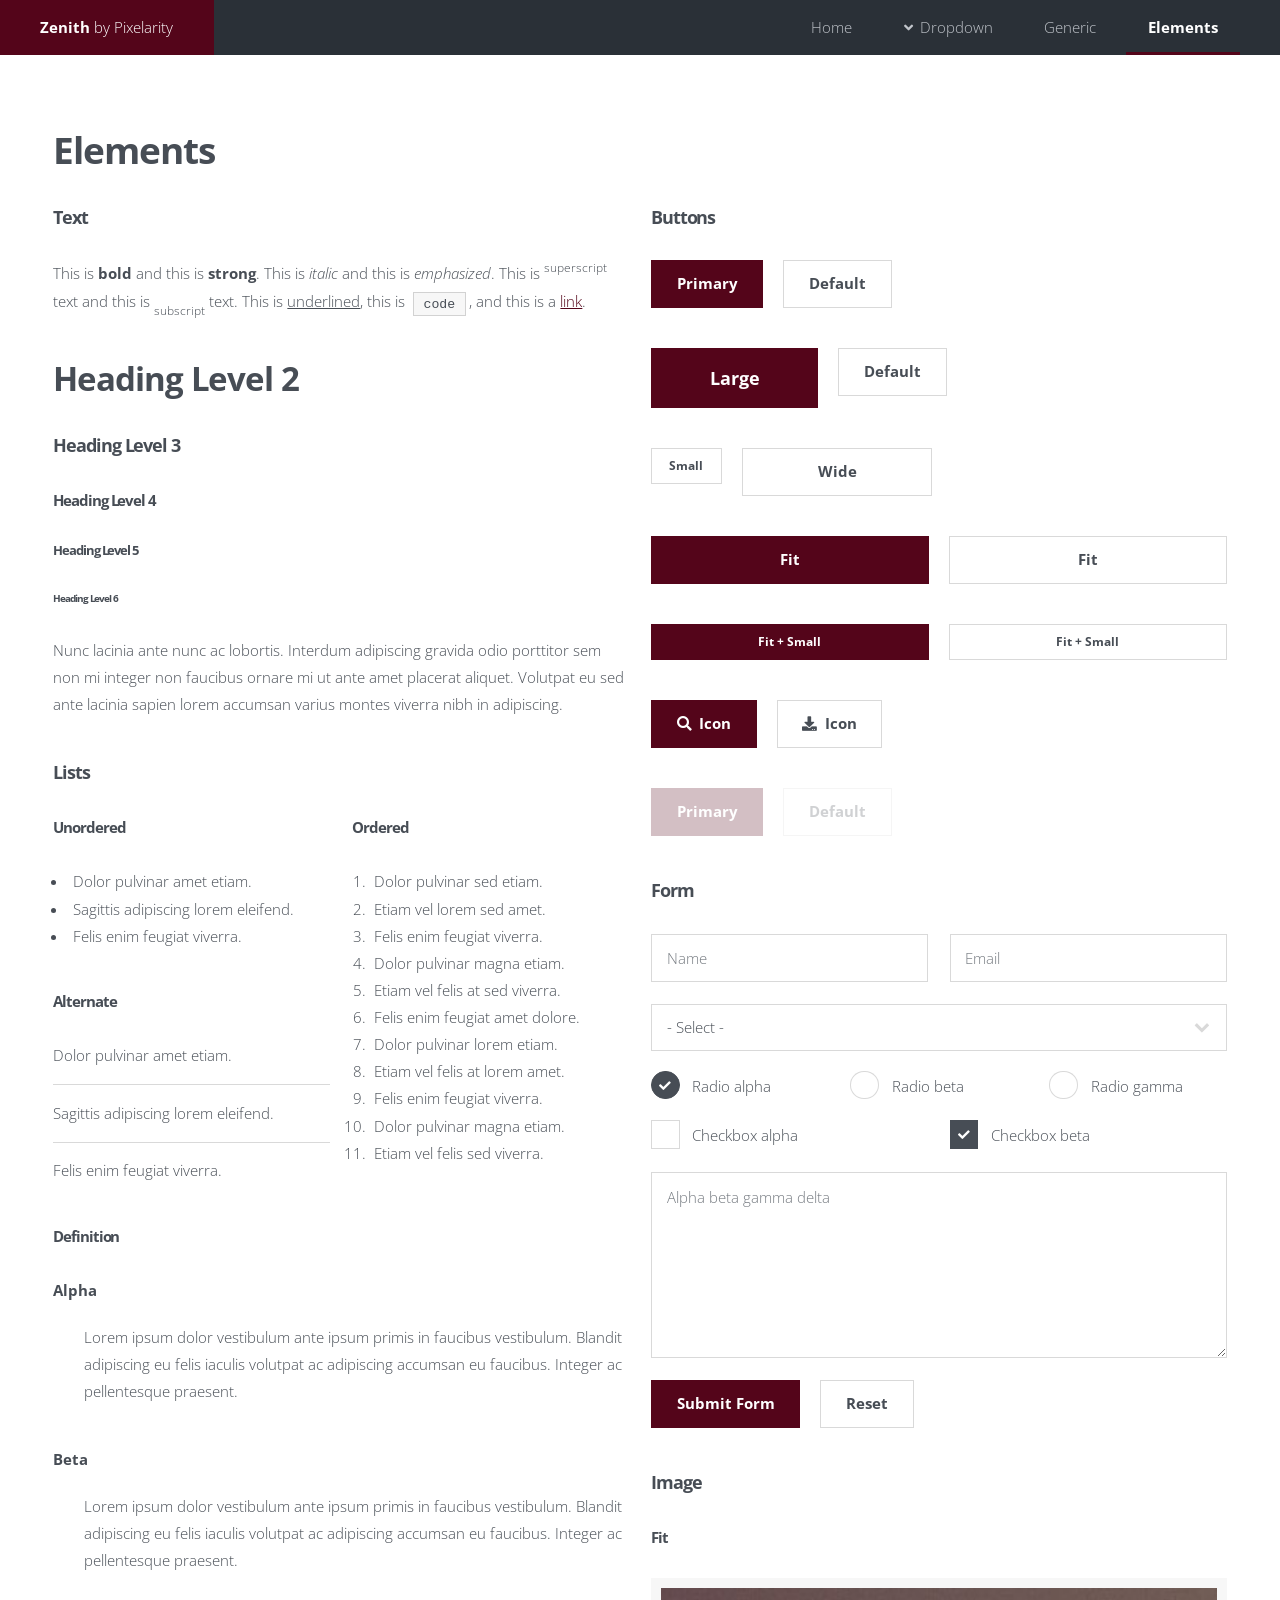
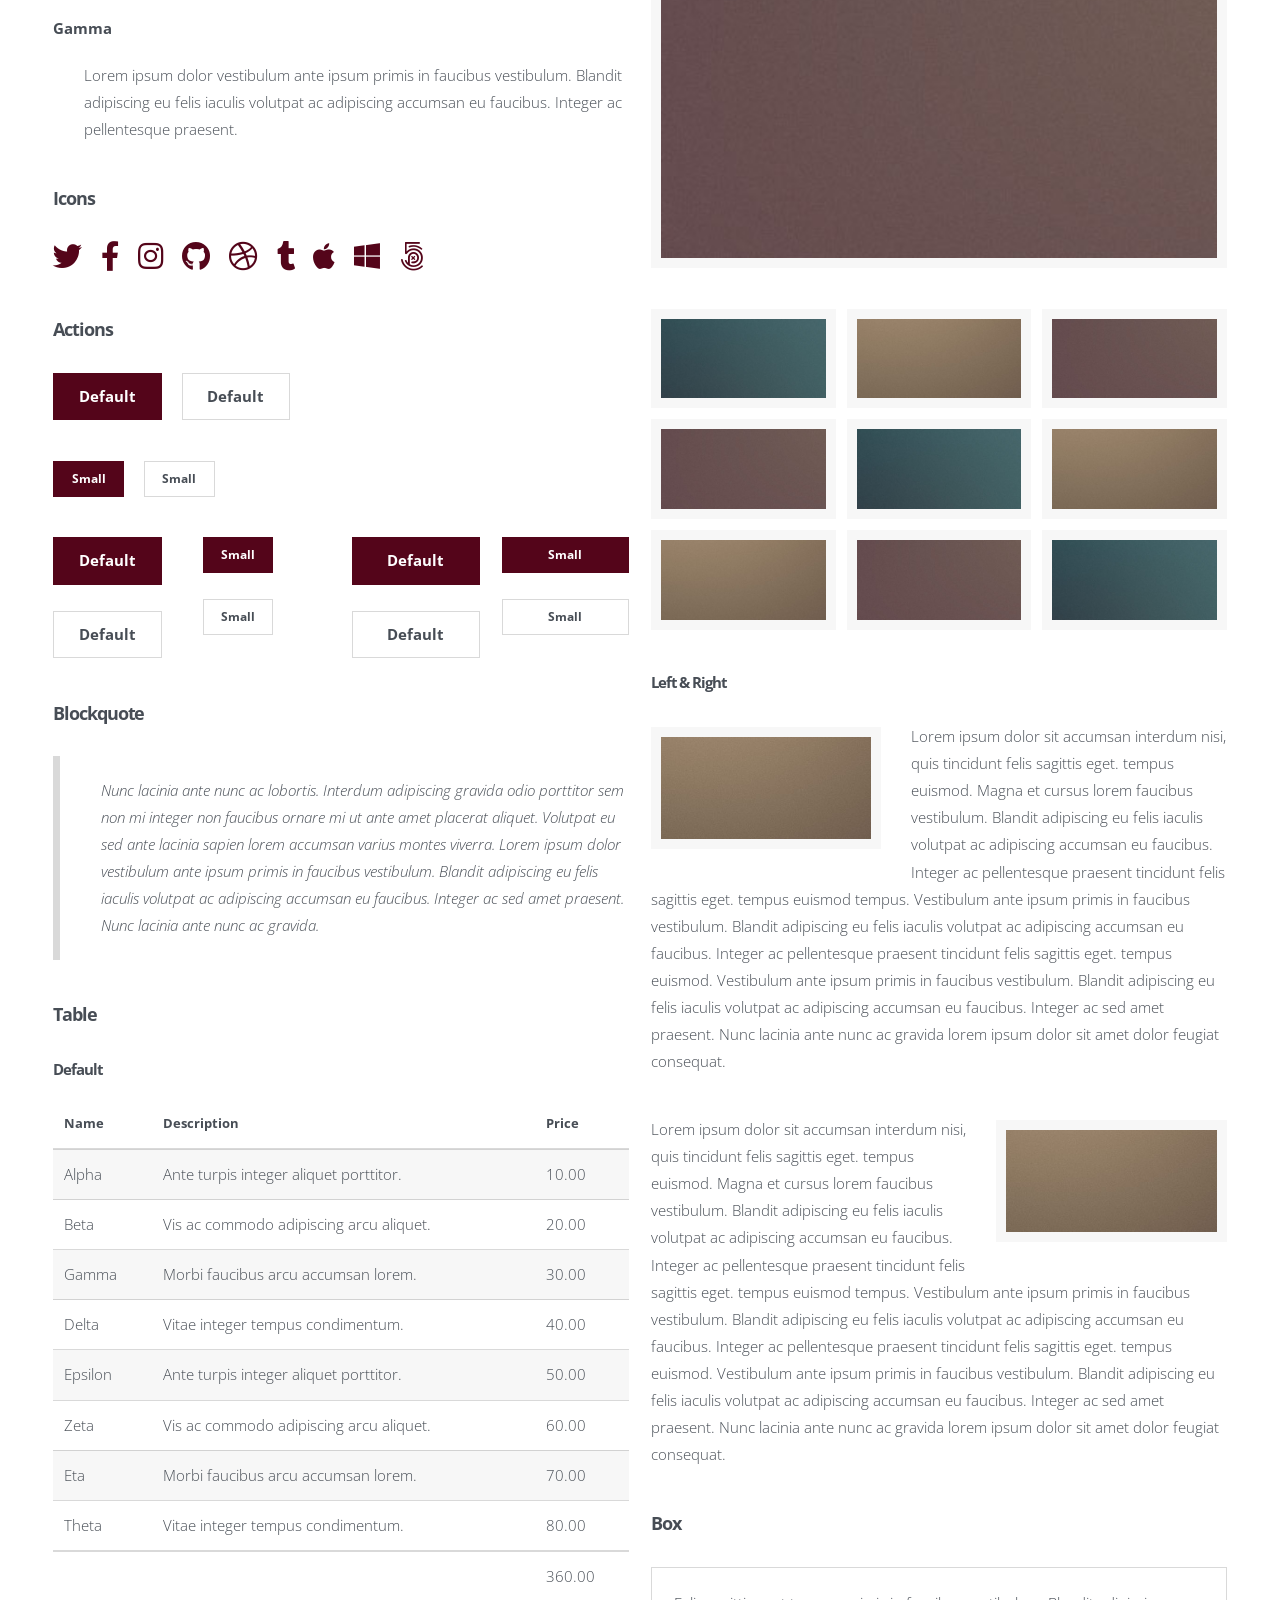
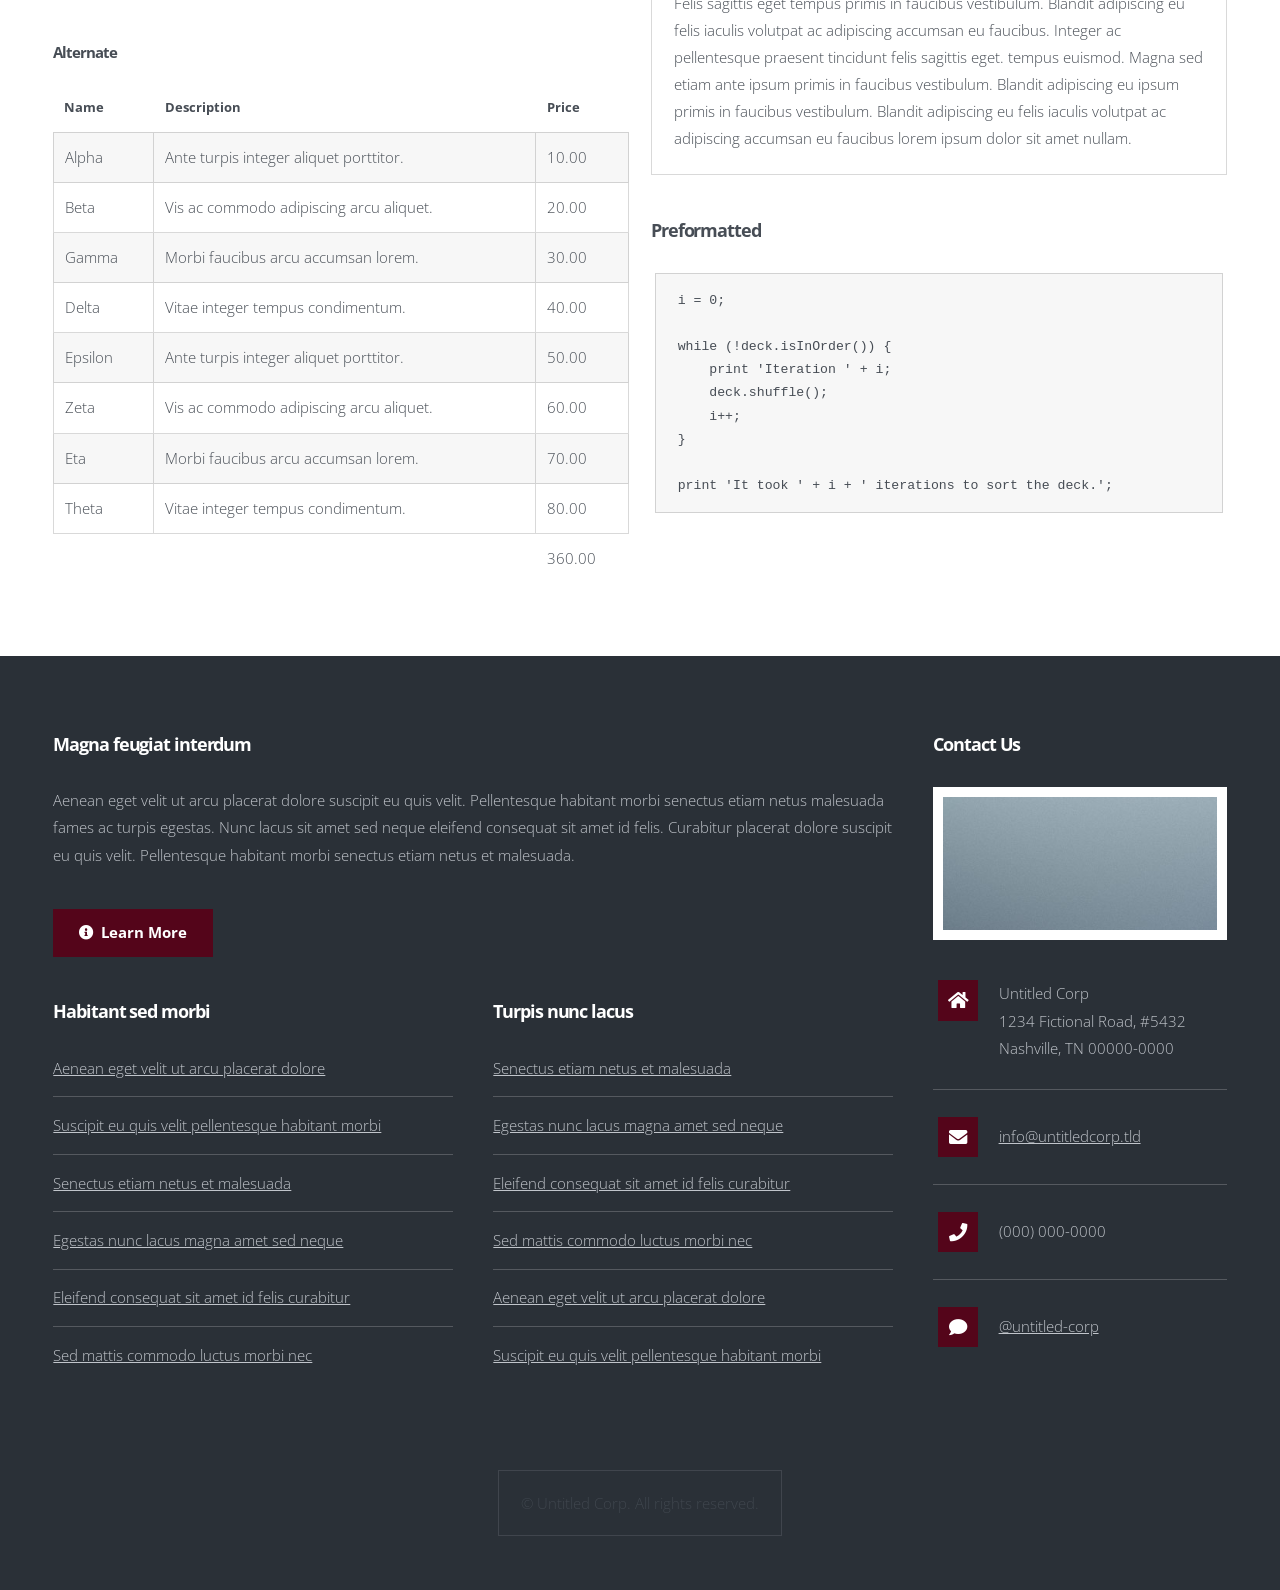
<file: docs/elements.html>
<!DOCTYPE HTML>
<!--
	Zenith by Pixelarity
	pixelarity.com | hello@pixelarity.com
	License: pixelarity.com/license
-->
<html>
	<head>
		<title>Untitled</title>
		<meta charset="utf-8" />
		<meta name="viewport" content="width=device-width, initial-scale=1, user-scalable=no" />
		<meta name="description" content="" />
		<meta name="keywords" content="" />
		<link rel="stylesheet" href="assets/css/main.css" />
	</head>
	<body class="is-preload">

		<!-- Header -->
			<header id="header">

				<!-- Logo -->
					<a class="logo" href="index.html"><strong>Zenith</strong> <span>by Pixelarity</span></a>

				<!-- Nav -->
					<nav id="nav">
						<ul>
							<li><a href="index.html">Home</a></li>
							<li>
								<a href="#">Dropdown</a>
								<ul>
									<li><a href="#">Magna tempus</a></li>
									<li><a href="#">Etiam lorem facilis</a></li>
									<li><a href="#">Veroeros consequat</a></li>
									<li>
										<a href="#">Dolore sed magna</a>
										<ul>
											<li><a href="#">Magna tempus</a></li>
											<li><a href="#">Etiam lorem facilis</a></li>
											<li><a href="#">Veroeros consequat</a></li>
											<li><a href="#">Dolore sed magna</a></li>
											<li><a href="#">Nisl sed adipiscing</a></li>
										</ul>
									</li>
									<li><a href="#">Nisl sed adipiscing</a></li>
								</ul>
							</li>
							<li><a href="generic.html">Generic</a></li>
							<li><a href="elements.html" class="active">Elements</a></li>
						</ul>
					</nav>

			</header>

		<!-- Main -->
			<section id="main" class="wrapper">
				<div class="inner">
					<!-- Elements -->
						<h1>Elements</h1>
						<div class="row">
							<div class="col-6 col-12-medium">

								<!-- Text -->
									<h3>Text</h3>
									<p>This is <b>bold</b> and this is <strong>strong</strong>. This is <i>italic</i> and this
									is <em>emphasized</em>.
									This is <sup>superscript</sup> text and this is <sub>subscript</sub> text.
									This is <u>underlined</u>, this is <code>code</code>, and this is a <a href="#">link</a>.</p>
									<h2>Heading Level 2</h2>
									<h3>Heading Level 3</h3>
									<h4>Heading Level 4</h4>
									<h5>Heading Level 5</h5>
									<h6>Heading Level 6</h6>
									<p>Nunc lacinia ante nunc ac lobortis. Interdum adipiscing gravida odio porttitor sem
									non mi integer non faucibus ornare mi ut ante amet placerat aliquet. Volutpat eu sed
									ante lacinia sapien lorem accumsan varius montes viverra nibh in adipiscing.</p>

								<!-- Lists -->
									<h3>Lists</h3>
									<div class="row">
										<div class="col-6 col-12-small">
											<h4>Unordered</h4>
											<ul>
												<li>Dolor pulvinar amet etiam.</li>
												<li>Sagittis adipiscing lorem eleifend.</li>
												<li>Felis enim feugiat viverra.</li>
											</ul>
											<h4>Alternate</h4>
											<ul class="alt">
												<li>Dolor pulvinar amet etiam.</li>
												<li>Sagittis adipiscing lorem eleifend.</li>
												<li>Felis enim feugiat viverra.</li>
											</ul>
										</div>
										<div class="col-6 col-12-small">
											<h4>Ordered</h4>
											<ol>
												<li>Dolor pulvinar sed etiam.</li>
												<li>Etiam vel lorem sed amet.</li>
												<li>Felis enim feugiat viverra.</li>
												<li>Dolor pulvinar magna etiam.</li>
												<li>Etiam vel felis at sed viverra.</li>
												<li>Felis enim feugiat amet dolore.</li>
												<li>Dolor pulvinar lorem etiam.</li>
												<li>Etiam vel felis at lorem amet.</li>
												<li>Felis enim feugiat viverra.</li>
												<li>Dolor pulvinar magna etiam.</li>
												<li>Etiam vel felis sed viverra.</li>
											</ol>
										</div>
									</div>
									<h4>Definition</h4>
									<dl>
										<dt>Alpha</dt>
										<dd>
											<p>Lorem ipsum dolor vestibulum ante ipsum primis in faucibus vestibulum.
											Blandit adipiscing eu felis iaculis volutpat ac adipiscing accumsan eu faucibus.
											Integer ac pellentesque praesent.</p>
										</dd>
										<dt>Beta</dt>
										<dd>
											<p>Lorem ipsum dolor vestibulum ante ipsum primis in faucibus vestibulum.
											Blandit adipiscing eu felis iaculis volutpat ac adipiscing accumsan eu faucibus.
											Integer ac pellentesque praesent.</p>
										</dd>
										<dt>Gamma</dt>
										<dd>
											<p>Lorem ipsum dolor vestibulum ante ipsum primis in faucibus vestibulum.
											Blandit adipiscing eu felis iaculis volutpat ac adipiscing accumsan eu faucibus.
											Integer ac pellentesque praesent.</p>
										</dd>
									</dl>

								<!-- Icons -->
									<h3>Icons</h3>
									<ul class="icons">
										<li><a href="#" class="icon brands fa-twitter"><span class="label">Twitter</span></a></li>
										<li><a href="#" class="icon brands fa-facebook-f"><span class="label">Facebook</span></a></li>
										<li><a href="#" class="icon brands fa-instagram"><span class="label">Instagram</span></a></li>
										<li><a href="#" class="icon brands fa-github"><span class="label">Github</span></a></li>
										<li><a href="#" class="icon brands fa-dribbble"><span class="label">Dribbble</span></a></li>
										<li><a href="#" class="icon brands fa-tumblr"><span class="label">Tumblr</span></a></li>
										<li><a href="#" class="icon brands fa-apple"><span class="label">Apple</span></a></li>
										<li><a href="#" class="icon brands fa-windows"><span class="label">Windows</span></a></li>
										<li><a href="#" class="icon brands fa-500px"><span class="label">500px</span></a></li>
									</ul>

								<!-- Actions -->
									<h3>Actions</h3>
									<ul class="actions">
										<li><a href="#" class="button primary">Default</a></li>
										<li><a href="#" class="button">Default</a></li>
									</ul>
									<ul class="actions">
										<li><a href="#" class="button primary small">Small</a></li>
										<li><a href="#" class="button small">Small</a></li>
									</ul>
									<div class="row">
										<div class="col-3 col-12-small">
											<ul class="actions stacked">
												<li><a href="#" class="button primary">Default</a></li>
												<li><a href="#" class="button">Default</a></li>
											</ul>
										</div>
										<div class="col-3 col-12-small">
											<ul class="actions stacked">
												<li><a href="#" class="button primary small">Small</a></li>
												<li><a href="#" class="button small">Small</a></li>
											</ul>
										</div>
										<div class="col-3 col-12-small">
											<ul class="actions stacked">
												<li><a href="#" class="button primary fit">Default</a></li>
												<li><a href="#" class="button fit">Default</a></li>
											</ul>
										</div>
										<div class="col-3 col-12-small">
											<ul class="actions stacked">
												<li><a href="#" class="button primary small fit">Small</a></li>
												<li><a href="#" class="button small fit">Small</a></li>
											</ul>
										</div>
									</div>

								<!-- Blockquote -->
									<h3>Blockquote</h3>
									<blockquote>Nunc lacinia ante nunc ac lobortis. Interdum adipiscing gravida odio
									porttitor sem non mi integer non faucibus ornare mi ut ante amet placerat aliquet.
									Volutpat eu sed ante lacinia sapien lorem accumsan varius montes viverra. Lorem ipsum
									dolor vestibulum ante ipsum primis in faucibus vestibulum. Blandit adipiscing eu felis
									iaculis volutpat ac adipiscing accumsan eu faucibus. Integer ac sed amet praesent. Nunc
									lacinia ante nunc ac gravida.</blockquote>

								<!-- Table -->
									<h3>Table</h3>
									<h4>Default</h4>
									<div class="table-wrapper">
										<table>
											<thead>
												<tr>
													<th>Name</th>
													<th>Description</th>
													<th>Price</th>
												</tr>
											</thead>
											<tbody>
												<tr>
													<td>Alpha</td>
													<td>Ante turpis integer aliquet porttitor.</td>
													<td>10.00</td>
												</tr>
												<tr>
													<td>Beta</td>
													<td>Vis ac commodo adipiscing arcu aliquet.</td>
													<td>20.00</td>
												</tr>
												<tr>
													<td>Gamma</td>
													<td>Morbi faucibus arcu accumsan lorem.</td>
													<td>30.00</td>
												</tr>
												<tr>
													<td>Delta</td>
													<td>Vitae integer tempus condimentum.</td>
													<td>40.00</td>
												</tr>
												<tr>
													<td>Epsilon</td>
													<td>Ante turpis integer aliquet porttitor.</td>
													<td>50.00</td>
												</tr>
												<tr>
													<td>Zeta</td>
													<td>Vis ac commodo adipiscing arcu aliquet.</td>
													<td>60.00</td>
												</tr>
												<tr>
													<td>Eta</td>
													<td>Morbi faucibus arcu accumsan lorem.</td>
													<td>70.00</td>
												</tr>
												<tr>
													<td>Theta</td>
													<td>Vitae integer tempus condimentum.</td>
													<td>80.00</td>
												</tr>
											</tbody>
											<tfoot>
												<tr>
													<td colspan="2"></td>
													<td>360.00</td>
												</tr>
											</tfoot>
										</table>
									</div>
									<h4>Alternate</h4>
									<div class="table-wrapper">
										<table class="alt">
											<thead>
												<tr>
													<th>Name</th>
													<th>Description</th>
													<th>Price</th>
												</tr>
											</thead>
											<tbody>
												<tr>
													<td>Alpha</td>
													<td>Ante turpis integer aliquet porttitor.</td>
													<td>10.00</td>
												</tr>
												<tr>
													<td>Beta</td>
													<td>Vis ac commodo adipiscing arcu aliquet.</td>
													<td>20.00</td>
												</tr>
												<tr>
													<td>Gamma</td>
													<td>Morbi faucibus arcu accumsan lorem.</td>
													<td>30.00</td>
												</tr>
												<tr>
													<td>Delta</td>
													<td>Vitae integer tempus condimentum.</td>
													<td>40.00</td>
												</tr>
												<tr>
													<td>Epsilon</td>
													<td>Ante turpis integer aliquet porttitor.</td>
													<td>50.00</td>
												</tr>
												<tr>
													<td>Zeta</td>
													<td>Vis ac commodo adipiscing arcu aliquet.</td>
													<td>60.00</td>
												</tr>
												<tr>
													<td>Eta</td>
													<td>Morbi faucibus arcu accumsan lorem.</td>
													<td>70.00</td>
												</tr>
												<tr>
													<td>Theta</td>
													<td>Vitae integer tempus condimentum.</td>
													<td>80.00</td>
												</tr>
											</tbody>
											<tfoot>
												<tr>
													<td colspan="2"></td>
													<td>360.00</td>
												</tr>
											</tfoot>
										</table>
									</div>

							</div>
							<div class="col-6 col-12-medium">

								<!-- Buttons -->
									<h3>Buttons</h3>
									<ul class="actions">
										<li><a href="#" class="button primary">Primary</a></li>
										<li><a href="#" class="button">Default</a></li>
									</ul>
									<ul class="actions">
										<li><a href="#" class="button primary large">Large</a></li>
										<li><a href="#" class="button">Default</a></li>
									</ul>
									<ul class="actions">
										<li><a href="#" class="button small">Small</a></li>
										<li><a href="#" class="button wide">Wide</a></li>
									</ul>
									<ul class="actions fit">
										<li><a href="#" class="button primary fit">Fit</a></li>
										<li><a href="#" class="button fit">Fit</a></li>
									</ul>
									<ul class="actions fit">
										<li><a href="#" class="button primary fit small">Fit + Small</a></li>
										<li><a href="#" class="button fit small">Fit + Small</a></li>
									</ul>
									<ul class="actions">
										<li><a href="#" class="button primary icon solid fa-search">Icon</a></li>
										<li><a href="#" class="button icon solid fa-download">Icon</a></li>
									</ul>
									<ul class="actions">
										<li><span class="button primary disabled">Primary</span></li>
										<li><span class="button disabled">Default</span></li>
									</ul>

								<!-- Form -->
									<h3>Form</h3>
									<form method="post" action="#">
										<div class="row gtr-uniform">
											<div class="col-6 col-12-xsmall">
												<input type="text" name="name" id="name" value="" placeholder="Name" />
											</div>
											<div class="col-6 col-12-xsmall">
												<input type="email" name="email" id="email" value="" placeholder="Email" />
											</div>
											<!-- Break -->
											<div class="col-12">
												<select name="category" id="category">
													<option value="">- Select -</option>
													<option value="alpha">Option alpha</option>
													<option value="beta">Option beta</option>
													<option value="gamma">Option gamma</option>
													<option value="delta">Option delta</option>
													<option value="epsilon">Option epsilon</option>
													<option value="zeta">Option zeta</option>
													<option value="eta">Option eta</option>
													<option value="theta">Option theta</option>
												</select>
											</div>
											<!-- Break -->
											<div class="col-4 col-12-small">
												<input type="radio" id="radio-alpha" name="radio" checked>
												<label for="radio-alpha">Radio alpha</label>
											</div>
											<div class="col-4 col-12-small">
												<input type="radio" id="radio-beta" name="radio">
												<label for="radio-beta">Radio beta</label>
											</div>
											<div class="col-4 col-12-small">
												<input type="radio" id="radio-gamma" name="radio">
												<label for="radio-gamma">Radio gamma</label>
											</div>
											<!-- Break -->
											<div class="col-6 col-12-small">
												<input type="checkbox" id="checkbox-alpha" name="checkbox">
												<label for="checkbox-alpha">Checkbox alpha</label>
											</div>
											<div class="col-6 col-12-small">
												<input type="checkbox" id="checkbox-beta" name="checkbox" checked>
												<label for="checkbox-beta">Checkbox beta</label>
											</div>
											<!-- Break -->
											<div class="col-12">
												<textarea name="textarea" id="textarea" placeholder="Alpha beta gamma delta" rows="6"></textarea>
											</div>
											<!-- Break -->
											<div class="col-12">
												<ul class="actions">
													<li><input type="submit" value="Submit Form" class="primary" /></li>
													<li><input type="reset" value="Reset" /></li>
												</ul>
											</div>
										</div>
									</form>

								<!-- Image -->
									<h3>Image</h3>
									<h4>Fit</h4>
									<span class="image fit"><img src="images/pic03.jpg" alt="" /></span>
									<div class="box alt">
										<div class="row gtr-50 gtr-uniform">
											<div class="col-4"><span class="image fit"><img src="images/pic04.jpg" alt="" /></span></div>
											<div class="col-4"><span class="image fit"><img src="images/pic02.jpg" alt="" /></span></div>
											<div class="col-4"><span class="image fit"><img src="images/pic03.jpg" alt="" /></span></div>
											<!-- Break -->
											<div class="col-4"><span class="image fit"><img src="images/pic03.jpg" alt="" /></span></div>
											<div class="col-4"><span class="image fit"><img src="images/pic04.jpg" alt="" /></span></div>
											<div class="col-4"><span class="image fit"><img src="images/pic02.jpg" alt="" /></span></div>
											<!-- Break -->
											<div class="col-4"><span class="image fit"><img src="images/pic02.jpg" alt="" /></span></div>
											<div class="col-4"><span class="image fit"><img src="images/pic03.jpg" alt="" /></span></div>
											<div class="col-4"><span class="image fit"><img src="images/pic04.jpg" alt="" /></span></div>
										</div>
									</div>
									<h4>Left &amp; Right</h4>
									<p>
										<span class="image left"><img src="images/pic02.jpg" alt="" /></span>
										Lorem ipsum dolor sit accumsan interdum nisi, quis tincidunt felis sagittis eget.
										tempus euismod. Magna et cursus lorem faucibus vestibulum. Blandit adipiscing eu
										felis iaculis volutpat ac adipiscing accumsan eu faucibus. Integer ac pellentesque
										praesent tincidunt felis sagittis eget. tempus euismod tempus. Vestibulum ante ipsum
										primis in faucibus vestibulum. Blandit adipiscing eu felis iaculis volutpat ac
										adipiscing accumsan eu faucibus. Integer ac pellentesque praesent tincidunt felis
										sagittis eget. tempus euismod. Vestibulum ante ipsum primis in faucibus vestibulum.
										Blandit adipiscing eu felis iaculis volutpat ac adipiscing accumsan eu faucibus.
										Integer ac sed amet praesent. Nunc lacinia ante nunc ac gravida lorem ipsum dolor
										sit amet dolor feugiat consequat.
									</p>
									<p>
										<span class="image right"><img src="images/pic02.jpg" alt="" /></span>
										Lorem ipsum dolor sit accumsan interdum nisi, quis tincidunt felis sagittis eget.
										tempus euismod. Magna et cursus lorem faucibus vestibulum. Blandit adipiscing eu
										felis iaculis volutpat ac adipiscing accumsan eu faucibus. Integer ac pellentesque
										praesent tincidunt felis sagittis eget. tempus euismod tempus. Vestibulum ante ipsum
										primis in faucibus vestibulum. Blandit adipiscing eu felis iaculis volutpat ac
										adipiscing accumsan eu faucibus. Integer ac pellentesque praesent tincidunt felis
										sagittis eget. tempus euismod. Vestibulum ante ipsum primis in faucibus vestibulum.
										Blandit adipiscing eu felis iaculis volutpat ac adipiscing accumsan eu faucibus.
										Integer ac sed amet praesent. Nunc lacinia ante nunc ac gravida lorem ipsum dolor
										sit amet dolor feugiat consequat.
									</p>

								<!-- Box -->
									<h3>Box</h3>
									<div class="box">
										<p>Felis sagittis eget tempus primis in faucibus vestibulum. Blandit adipiscing eu
										felis iaculis volutpat ac adipiscing accumsan eu faucibus. Integer ac pellentesque
										praesent tincidunt felis sagittis eget. tempus euismod. Magna sed etiam ante ipsum
										primis in faucibus vestibulum. Blandit adipiscing eu ipsum primis in faucibus
										vestibulum. Blandit adipiscing eu felis iaculis volutpat ac adipiscing accumsan eu
										faucibus lorem ipsum dolor sit amet nullam.</p>
									</div>

								<!-- Preformatted Code -->
									<h3>Preformatted</h3>
									<pre><code>i = 0;

while (!deck.isInOrder()) {
    print 'Iteration ' + i;
    deck.shuffle();
    i++;
}

print 'It took ' + i + ' iterations to sort the deck.';
</code></pre>

							</div>
						</div>
				</div>
			</section>

		<!-- Footer -->
			<section id="footer">
				<div class="inner with-sidebar">

					<!-- Content -->
						<div class="content">
							<section>
								<header>
									<h3>Magna feugiat interdum</h3>
								</header>
								<p>Aenean eget velit ut arcu placerat dolore suscipit eu quis velit. Pellentesque habitant morbi senectus etiam netus malesuada fames ac turpis egestas. Nunc lacus sit amet sed neque eleifend consequat sit amet id felis. Curabitur placerat dolore suscipit eu quis velit. Pellentesque habitant morbi senectus etiam netus et malesuada.</p>
								<ul class="actions">
									<li><a href="#" class="button primary icon solid fa-info-circle">Learn More</a></li>
								</ul>
							</section>
							<section class="split">
								<div>
									<header>
										<h3>Habitant sed morbi</h3>
									</header>
									<ul class="alt">
										<li><a href="#">Aenean eget velit ut arcu placerat dolore</a></li>
										<li><a href="#">Suscipit eu quis velit pellentesque habitant morbi</a></li>
										<li><a href="#">Senectus etiam netus et malesuada</a></li>
										<li><a href="#">Egestas nunc lacus magna amet sed neque</a></li>
										<li><a href="#">Eleifend consequat sit amet id felis curabitur</a></li>
										<li><a href="#">Sed mattis commodo luctus morbi nec</a></li>
									</ul>
								</div>
								<div>
									<header>
										<h3>Turpis nunc lacus</h3>
									</header>
									<ul class="alt">
										<li><a href="#">Senectus etiam netus et malesuada</a></li>
										<li><a href="#">Egestas nunc lacus magna amet sed neque</a></li>
										<li><a href="#">Eleifend consequat sit amet id felis curabitur</a></li>
										<li><a href="#">Sed mattis commodo luctus morbi nec</a></li>
										<li><a href="#">Aenean eget velit ut arcu placerat dolore</a></li>
										<li><a href="#">Suscipit eu quis velit pellentesque habitant morbi</a></li>
									</ul>
								</div>
							</section>
						</div>

					<!-- Sidebar -->
						<div class="sidebar">
							<header>
								<h3>Contact Us</h3>
							</header>
							<section class="image fit">
								<img src="images/pic10.jpg" alt="" />
							</section>
							<section>
								<ul class="contact-icons">
									<li class="icon solid fa-home">
										<address>
											Untitled Corp<br />
											1234 Fictional Road, #5432<br />
											Nashville, TN 00000-0000
										</address>
									</li>
									<li class="icon solid fa-envelope">
										<a href="#">info@untitledcorp.tld</a>
									</li>
									<li class="icon solid fa-phone">
										(000) 000-0000
									</li>
									<li class="icon solid fa-comment">
										<a href="#">@untitled-corp</a>
									</li>
								</ul>
							</section>
						</div>

				</div>
				<div class="copyright">
					<span>&copy; Untitled Corp. All rights reserved.</span>
				</div>
			</section>

		<!-- Scripts -->
			<script src="assets/js/jquery.min.js"></script>
			<script src="assets/js/jquery.dropotron.min.js"></script>
			<script src="assets/js/browser.min.js"></script>
			<script src="assets/js/breakpoints.min.js"></script>
			<script src="assets/js/util.js"></script>
			<script src="assets/js/main.js"></script>

	</body>
</html>
</file>
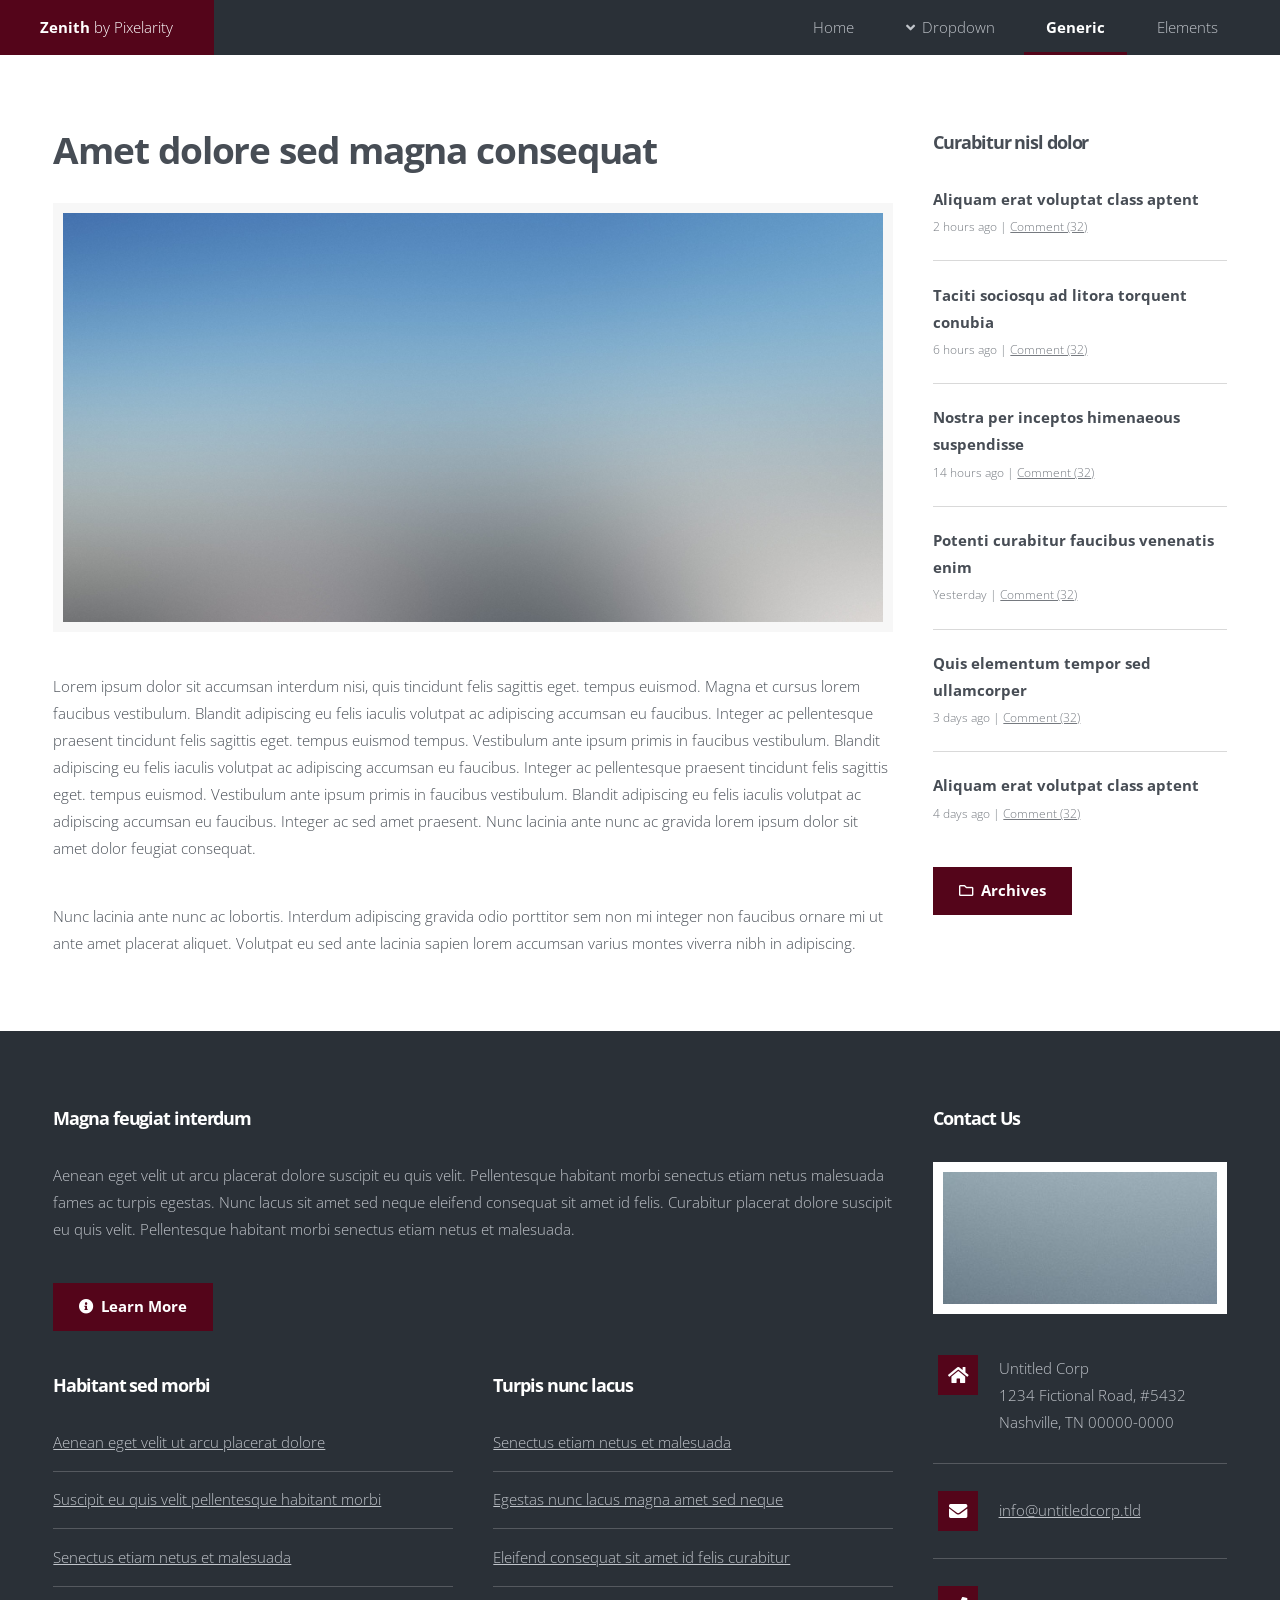
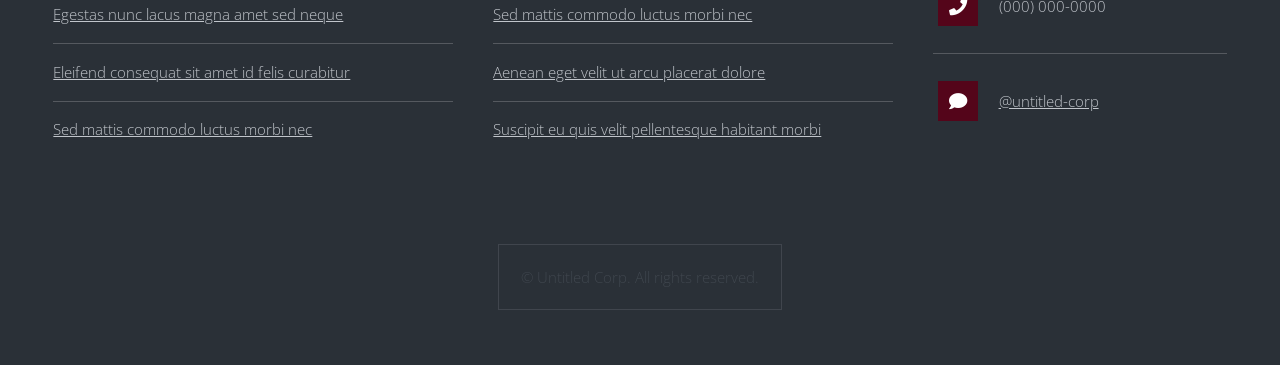
<file: docs/generic.html>
<!DOCTYPE HTML>
<!--
	Zenith by Pixelarity
	pixelarity.com | hello@pixelarity.com
	License: pixelarity.com/license
-->
<html>
	<head>
		<title>Untitled</title>
		<meta charset="utf-8" />
		<meta name="viewport" content="width=device-width, initial-scale=1, user-scalable=no" />
		<meta name="description" content="" />
		<meta name="keywords" content="" />
		<link rel="stylesheet" href="assets/css/main.css" />
	</head>
	<body class="is-preload">

		<!-- Header -->
			<header id="header">

				<!-- Logo -->
					<a class="logo" href="index.html"><strong>Zenith</strong> <span>by Pixelarity</span></a>

				<!-- Nav -->
					<nav id="nav">
						<ul>
							<li><a href="index.html">Home</a></li>
							<li>
								<a href="#">Dropdown</a>
								<ul>
									<li><a href="#">Magna tempus</a></li>
									<li><a href="#">Etiam lorem facilis</a></li>
									<li><a href="#">Veroeros consequat</a></li>
									<li>
										<a href="#">Dolore sed magna</a>
										<ul>
											<li><a href="#">Magna tempus</a></li>
											<li><a href="#">Etiam lorem facilis</a></li>
											<li><a href="#">Veroeros consequat</a></li>
											<li><a href="#">Dolore sed magna</a></li>
											<li><a href="#">Nisl sed adipiscing</a></li>
										</ul>
									</li>
									<li><a href="#">Nisl sed adipiscing</a></li>
								</ul>
							</li>
							<li><a href="generic.html" class="active">Generic</a></li>
							<li><a href="elements.html">Elements</a></li>
						</ul>
					</nav>

			</header>

		<!-- Main -->
			<div id="main" class="wrapper">
				<div class="inner with-sidebar">

					<!-- Content -->
						<section class="content">
							<div class="posts">
								<article class="post">
									<header>
										<h1>Amet dolore sed magna consequat</h1>
									</header>
									<span class="image fit"><img src="images/banner01.jpg" alt="" /></span>
									<p>Lorem ipsum dolor sit accumsan interdum nisi, quis tincidunt felis sagittis eget. tempus euismod. Magna et cursus lorem faucibus vestibulum. Blandit adipiscing eu felis iaculis volutpat ac adipiscing accumsan eu faucibus. Integer ac pellentesque praesent tincidunt felis sagittis eget. tempus euismod tempus. Vestibulum ante ipsum primis in faucibus vestibulum. Blandit adipiscing eu felis iaculis volutpat ac adipiscing accumsan eu faucibus. Integer ac pellentesque praesent tincidunt felis sagittis eget. tempus euismod. Vestibulum ante ipsum primis in faucibus vestibulum. Blandit adipiscing eu felis iaculis volutpat ac adipiscing accumsan eu faucibus. Integer ac sed amet praesent. Nunc lacinia ante nunc ac gravida lorem ipsum dolor sit amet dolor feugiat consequat.</p>
									<p>Nunc lacinia ante nunc ac lobortis. Interdum adipiscing gravida odio porttitor sem non mi integer non faucibus ornare mi ut ante amet placerat aliquet. Volutpat eu sed ante lacinia sapien lorem accumsan varius montes viverra nibh in adipiscing.</p>
								</article>
							</div>
						</section>

					<!-- Sidebar -->
						<section class="sidebar">
							<header>
								<h3>Curabitur nisl dolor</h3>
							</header>
							<div class="posts-list">
								<article>
									<a href="#">Aliquam erat voluptat class aptent</a>
									<p class="date">2 hours ago | <a href="#">Comment (32)</a></p>
								</article>
								<article>
									<a href="#">Taciti sociosqu ad litora torquent conubia</a>
									<p class="date">6 hours ago | <a href="#">Comment (32)</a></p>
								</article>
								<article>
									<a href="#">Nostra per inceptos himenaeous suspendisse</a>
									<p class="date">14 hours ago | <a href="#">Comment (32)</a></p>
								</article>
								<article>
									<a href="#">Potenti curabitur faucibus venenatis enim</a>
									<p class="date">Yesterday | <a href="#">Comment (32)</a></p>
								</article>
								<article>
									<a href="#">Quis elementum tempor sed ullamcorper</a>
									<p class="date">3 days ago | <a href="#">Comment (32)</a></p>
								</article>
								<article>
									<a href="#">Aliquam erat volutpat class aptent</a>
									<p class="date">4 days ago | <a href="#">Comment (32)</a></p>
								</article>
								<ul class="actions">
									<li><a href="#" class="button primary icon fa-folder">Archives</a></li>
								</ul>
							</div>
						</section>

				</div>
			</div>

		<!-- Footer -->
			<section id="footer">
				<div class="inner with-sidebar">

					<!-- Content -->
						<div class="content">
							<section>
								<header>
									<h3>Magna feugiat interdum</h3>
								</header>
								<p>Aenean eget velit ut arcu placerat dolore suscipit eu quis velit. Pellentesque habitant morbi senectus etiam netus malesuada fames ac turpis egestas. Nunc lacus sit amet sed neque eleifend consequat sit amet id felis. Curabitur placerat dolore suscipit eu quis velit. Pellentesque habitant morbi senectus etiam netus et malesuada.</p>
								<ul class="actions">
									<li><a href="#" class="button primary icon solid fa-info-circle">Learn More</a></li>
								</ul>
							</section>
							<section class="split">
								<div>
									<header>
										<h3>Habitant sed morbi</h3>
									</header>
									<ul class="alt">
										<li><a href="#">Aenean eget velit ut arcu placerat dolore</a></li>
										<li><a href="#">Suscipit eu quis velit pellentesque habitant morbi</a></li>
										<li><a href="#">Senectus etiam netus et malesuada</a></li>
										<li><a href="#">Egestas nunc lacus magna amet sed neque</a></li>
										<li><a href="#">Eleifend consequat sit amet id felis curabitur</a></li>
										<li><a href="#">Sed mattis commodo luctus morbi nec</a></li>
									</ul>
								</div>
								<div>
									<header>
										<h3>Turpis nunc lacus</h3>
									</header>
									<ul class="alt">
										<li><a href="#">Senectus etiam netus et malesuada</a></li>
										<li><a href="#">Egestas nunc lacus magna amet sed neque</a></li>
										<li><a href="#">Eleifend consequat sit amet id felis curabitur</a></li>
										<li><a href="#">Sed mattis commodo luctus morbi nec</a></li>
										<li><a href="#">Aenean eget velit ut arcu placerat dolore</a></li>
										<li><a href="#">Suscipit eu quis velit pellentesque habitant morbi</a></li>
									</ul>
								</div>
							</section>
						</div>

					<!-- Sidebar -->
						<div class="sidebar">
							<header>
								<h3>Contact Us</h3>
							</header>
							<section class="image fit">
								<img src="images/pic10.jpg" alt="" />
							</section>
							<section>
								<ul class="contact-icons">
									<li class="icon solid fa-home">
										<address>
											Untitled Corp<br />
											1234 Fictional Road, #5432<br />
											Nashville, TN 00000-0000
										</address>
									</li>
									<li class="icon solid fa-envelope">
										<a href="#">info@untitledcorp.tld</a>
									</li>
									<li class="icon solid fa-phone">
										(000) 000-0000
									</li>
									<li class="icon solid fa-comment">
										<a href="#">@untitled-corp</a>
									</li>
								</ul>
							</section>
						</div>

				</div>
				<div class="copyright">
					<span>&copy; Untitled Corp. All rights reserved.</span>
				</div>
			</section>

		<!-- Scripts -->
			<script src="assets/js/jquery.min.js"></script>
			<script src="assets/js/jquery.dropotron.min.js"></script>
			<script src="assets/js/browser.min.js"></script>
			<script src="assets/js/breakpoints.min.js"></script>
			<script src="assets/js/util.js"></script>
			<script src="assets/js/main.js"></script>

	</body>
</html>
</file>
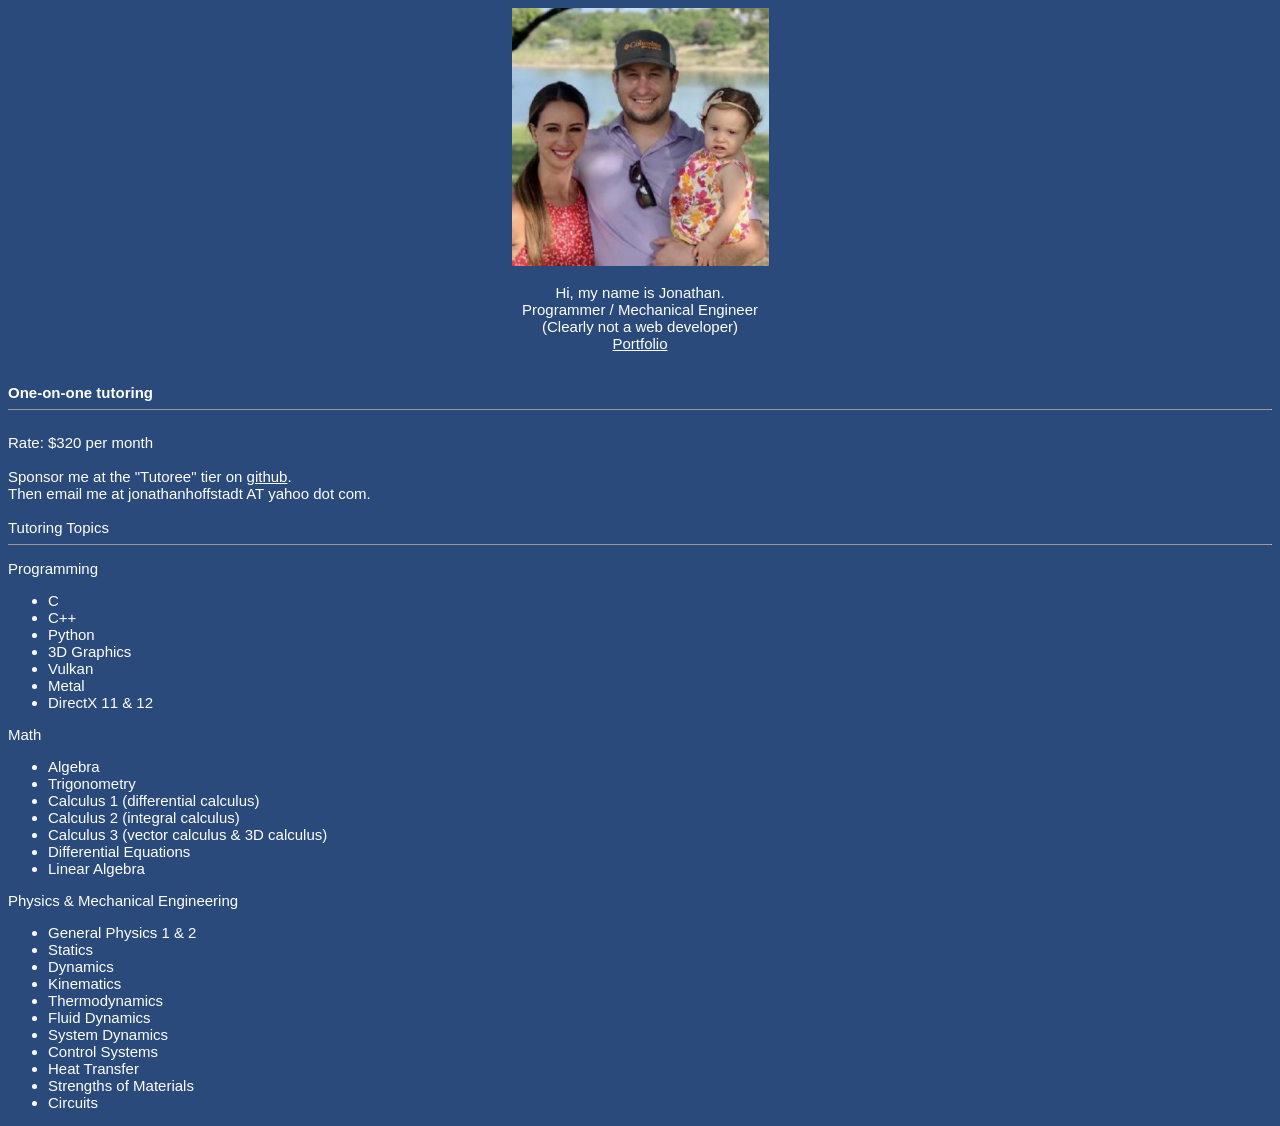
<file: docs/tutoring.html>
<!DOCTYPE html>
<html lang="en">
<head>
    <meta charset="UTF-8">
    <title>Jonathan Hoffstadt</title>
</head>

<style>

    body {
        background-color: #294a7a;
        color: white;
        font: 15px Calibri, sans-serif;
    }

    a {
        color: white;
        font: 15px Calibri, sans-serif;
    }

    img {
        alignment: center;
        /*width: 10%;*/
        /*height: 10%;*/
    }


</style>

<body>
    <div style="text-align: center;">

        <img src="images/ProfilePic.png" width="257" height="258" >
        <p>
            Hi, my name is Jonathan.
            <br> Programmer / Mechanical Engineer
            <br> (Clearly not a web developer)
            <br><A href="index.html">Portfolio</A>
        </p>
    </div>

    <br> <b>One-on-one tutoring</b>
    <HR SIZE="1">
    <br> Rate: $320 per month
    <br>
    <br>Sponsor me at the "Tutoree" tier on <A href="https://github.com/hoffstadt">github</A>.
    <br>Then email me at jonathanhoffstadt AT yahoo dot com.</A>
    <br>
    <br> Tutoring Topics

    <HR SIZE="1">

    <p>Programming</p>
    <ul>
        <li>C</li>
        <li>C++</li>
        <li>Python</li>
        <li>3D Graphics</li>
        <li>Vulkan</li>
        <li>Metal</li>
        <li>DirectX 11 & 12</li>
    </ul>

    <p>Math</p>
    <ul>
        <li>Algebra</li>
        <li>Trigonometry</li>
        <li>Calculus 1 (differential calculus)</li>
        <li>Calculus 2 (integral calculus)</li>
        <li>Calculus 3 (vector calculus & 3D calculus)</li>
        <li>Differential Equations</li>
        <li>Linear Algebra</li>
    </ul>

    <p>Physics & Mechanical Engineering</p>
    <ul>
        <li>General Physics 1 & 2</li>
        <li>Statics</li>
        <li>Dynamics</li>
        <li>Kinematics</li>
        <li>Thermodynamics</li>
        <li>Fluid Dynamics</li>
        <li>System Dynamics</li>
        <li>Control Systems</li>
        <li>Heat Transfer</li>
        <li>Strengths of Materials</li>
        <li>Circuits</li>
    </ul>

</body>
</html>
</file>
<file: docs/assets/css/main.css>
/*
	Zenith by Pixelarity
	pixelarity.com | hello@pixelarity.com
	License: pixelarity.com/license
*/

@import url(fontawesome-all.min.css);
@import url("https://fonts.googleapis.com/css?family=Open+Sans:300,300i,700,700i");
html, body, div, span, applet, object,
iframe, h1, h2, h3, h4, h5, h6, p, blockquote,
pre, a, abbr, acronym, address, big, cite,
code, del, dfn, em, img, ins, kbd, q, s, samp,
small, strike, strong, sub, sup, tt, var, b,
u, i, center, dl, dt, dd, ol, ul, li, fieldset,
form, label, legend, table, caption, tbody,
tfoot, thead, tr, th, td, article, aside,
canvas, details, embed, figure, figcaption,
footer, header, hgroup, menu, nav, output, ruby,
section, summary, time, mark, audio, video {
	margin: 0;
	padding: 0;
	border: 0;
	font-size: 100%;
	font: inherit;
	vertical-align: baseline;}

article, aside, details, figcaption, figure,
footer, header, hgroup, menu, nav, section {
	display: block;}

body {
	line-height: 1;
}

ol, ul {
	list-style: none;
}

blockquote, q {
	quotes: none;
}

	blockquote:before, blockquote:after, q:before, q:after {
		content: '';
		content: none;
	}

table {
	border-collapse: collapse;
	border-spacing: 0;
}

body {
	-webkit-text-size-adjust: none;
}

mark {
	background-color: transparent;
	color: inherit;
}

input::-moz-focus-inner {
	border: 0;
	padding: 0;
}

input, select, textarea {
	-moz-appearance: none;
	-webkit-appearance: none;
	-ms-appearance: none;
	appearance: none;
}

/* Basic */

	@-ms-viewport {
		width: device-width;
	}

	body {
		-ms-overflow-style: scrollbar;
	}

	@media screen and (max-width: 480px) {

		html, body {
			min-width: 320px;
		}

	}

	html {
		box-sizing: border-box;
	}

	*, *:before, *:after {
		box-sizing: inherit;
	}

	body {
		background: #ffffff;
	}

		body.is-preload *, body.is-preload *:before, body.is-preload *:after {
			-moz-animation: none !important;
			-webkit-animation: none !important;
			-ms-animation: none !important;
			animation: none !important;
			-moz-transition: none !important;
			-webkit-transition: none !important;
			-ms-transition: none !important;
			transition: none !important;
		}

/* Typography */

	html {
		font-size: 13pt;
	}

		@media screen and (max-width: 1680px) {

			html {
				font-size: 12pt;
			}

		}

		@media screen and (max-width: 1280px) {

			html {
				font-size: 11pt;
			}

		}

		@media screen and (max-width: 980px) {

			html {
				font-size: 12pt;
			}

		}

		@media screen and (max-width: 736px) {

			html {
				font-size: 11pt;
			}

		}

	body {
		background-color: #ffffff;
		color: #474d55;
	}

	body, input, select, textarea {
		font-family: "Open Sans", Arial, Helvetica, sans-serif;
		font-size: 1rem;
		font-weight: 300;
		line-height: 1.85rem;
	}

	a {
		-moz-transition: color 0.2s ease-in-out;
		-webkit-transition: color 0.2s ease-in-out;
		-ms-transition: color 0.2s ease-in-out;
		transition: color 0.2s ease-in-out;
		text-decoration: underline;
	}

		a:hover {
			text-decoration: none;
		}

	strong, b {
		font-weight: 700;
	}

	em, i {
		font-style: italic;
	}

	p {
		margin: 0 0 2.75rem 0;
	}

	h1, h2, h3, h4, h5, h6 {
		font-weight: 700;
		letter-spacing: -.075rem;
		line-height: 1.5;
		margin: 0 0 2.0625rem 0;
	}

		h1 a, h2 a, h3 a, h4 a, h5 a, h6 a {
			color: inherit;
			text-decoration: none;
		}

	h1 {
		font-size: 2.5rem;
		line-height: 1.2;
	}

	h2 {
		font-size: 2.25rem;
		line-height: 1.3;
	}

	h3 {
		font-size: 1.25rem;
	}

	h4 {
		font-size: 1rem;
	}

	h5 {
		font-size: 0.9rem;
	}

	h6 {
		font-size: 0.7rem;
	}

	@media screen and (max-width: 736px) {

		h1 {
			font-size: 2rem;
			line-height: 1.3;
		}

		h2 {
			font-size: 1.5rem;
			line-height: 1.5;
		}

		h3 {
			font-size: 1.25rem;
		}

	}

	sub {
		font-size: 0.8rem;
		position: relative;
		top: 0.5rem;
	}

	sup {
		font-size: 0.8rem;
		position: relative;
		top: -0.5rem;
	}

	blockquote {
		border-left: solid 0.5rem;
		font-style: italic;
		margin: 0 0 2.75rem 0;
		padding: 1.375rem 0 1.375rem 2.75rem;
	}

	code {
		border-radius: 0;
		border: solid 1px;
		font-family: "Courier New", monospace;
		font-size: 0.9rem;
		margin: 0 0.25rem;
		padding: 0.25rem 0.65rem;
	}

	pre {
		-webkit-overflow-scrolling: touch;
		font-family: "Courier New", monospace;
		font-size: 0.9rem;
		margin: 0 0 2.75rem 0;
	}

		pre code {
			display: block;
			line-height: 1.75;
			padding: 1rem 1.5rem;
			overflow-x: auto;
		}

	hr {
		border: 0;
		border-bottom: solid 1px;
		margin: 2.75rem 0;
	}

		hr.major {
			margin: 5.5rem 0;
		}

		@media screen and (max-width: 736px) {

			hr.major {
				margin: 4.125rem 0;
			}

		}

	input, select, textarea {
		color: #474d55;
	}

	a {
		color: rgba(84, 5, 26,  255);
	}

	strong, b {
		color: #474d55;
	}

	h1, h2, h3, h4, h5, h6 {
		color: #474d55;
	}

	blockquote {
		border-left-color: rgba(0, 0, 0, 0.15);
	}

	code {
		background: rgba(144, 144, 144, 0.075);
		border-color: rgba(0, 0, 0, 0.15);
	}

	hr {
		border-bottom-color: rgba(0, 0, 0, 0.15);
	}

/* Header */

	header.major {
		margin-bottom: 4.125rem;
		text-align: center;
	}

	header h2 + p {
		font-size: 1.5rem;
	}

	@media screen and (max-width: 736px) {

		header h2 + p {
			font-size: 1.25rem;
		}

	}

/* Inner */

	.inner {
		margin: 0 auto;
		max-width: calc(100% - 10rem);
		width: 80rem;
	}

		.inner.with-sidebar {
			display: -moz-flex;
			display: -webkit-flex;
			display: -ms-flex;
			display: flex;
			-moz-justify-content: space-between;
			-webkit-justify-content: space-between;
			-ms-justify-content: space-between;
			justify-content: space-between;
		}

		@media screen and (max-width: 1280px) {

			.inner {
				max-width: calc(100% - 6rem);
			}

		}

		@media screen and (max-width: 980px) {

			.inner.with-sidebar {
				display: block;
			}

		}

		@media screen and (max-width: 736px) {

			.inner {
				max-width: calc(100% - 3rem);
			}

		}

/* Row */

	.row {
		display: flex;
		flex-wrap: wrap;
		box-sizing: border-box;
		align-items: stretch;
	}

		.row > * {
			box-sizing: border-box;
		}

		.row.gtr-uniform > * > :last-child {
			margin-bottom: 0;
		}

		.row.aln-left {
			justify-content: flex-start;
		}

		.row.aln-center {
			justify-content: center;
		}

		.row.aln-right {
			justify-content: flex-end;
		}

		.row.aln-top {
			align-items: flex-start;
		}

		.row.aln-middle {
			align-items: center;
		}

		.row.aln-bottom {
			align-items: flex-end;
		}

		.row > .imp {
			order: -1;
		}

		.row > .col-1 {
			width: 8.33333%;
		}

		.row > .off-1 {
			margin-left: 8.33333%;
		}

		.row > .col-2 {
			width: 16.66667%;
		}

		.row > .off-2 {
			margin-left: 16.66667%;
		}

		.row > .col-3 {
			width: 25%;
		}

		.row > .off-3 {
			margin-left: 25%;
		}

		.row > .col-4 {
			width: 33.33333%;
		}

		.row > .off-4 {
			margin-left: 33.33333%;
		}

		.row > .col-5 {
			width: 41.66667%;
		}

		.row > .off-5 {
			margin-left: 41.66667%;
		}

		.row > .col-6 {
			width: 50%;
		}

		.row > .off-6 {
			margin-left: 50%;
		}

		.row > .col-7 {
			width: 58.33333%;
		}

		.row > .off-7 {
			margin-left: 58.33333%;
		}

		.row > .col-8 {
			width: 66.66667%;
		}

		.row > .off-8 {
			margin-left: 66.66667%;
		}

		.row > .col-9 {
			width: 75%;
		}

		.row > .off-9 {
			margin-left: 75%;
		}

		.row > .col-10 {
			width: 83.33333%;
		}

		.row > .off-10 {
			margin-left: 83.33333%;
		}

		.row > .col-11 {
			width: 91.66667%;
		}

		.row > .off-11 {
			margin-left: 91.66667%;
		}

		.row > .col-12 {
			width: 100%;
		}

		.row > .off-12 {
			margin-left: 100%;
		}

		.row.gtr-0 {
			margin-top: 0;
			margin-left: 0rem;
		}

			.row.gtr-0 > * {
				padding: 0 0 0 0rem;
			}

			.row.gtr-0.gtr-uniform {
				margin-top: 0rem;
			}

				.row.gtr-0.gtr-uniform > * {
					padding-top: 0rem;
				}

		.row.gtr-25 {
			margin-top: 0;
			margin-left: -0.5rem;
		}

			.row.gtr-25 > * {
				padding: 0 0 0 0.5rem;
			}

			.row.gtr-25.gtr-uniform {
				margin-top: -0.5rem;
			}

				.row.gtr-25.gtr-uniform > * {
					padding-top: 0.5rem;
				}

		.row.gtr-50 {
			margin-top: 0;
			margin-left: -1rem;
		}

			.row.gtr-50 > * {
				padding: 0 0 0 1rem;
			}

			.row.gtr-50.gtr-uniform {
				margin-top: -1rem;
			}

				.row.gtr-50.gtr-uniform > * {
					padding-top: 1rem;
				}

		.row {
			margin-top: 0;
			margin-left: -2rem;
		}

			.row > * {
				padding: 0 0 0 2rem;
			}

			.row.gtr-uniform {
				margin-top: -2rem;
			}

				.row.gtr-uniform > * {
					padding-top: 2rem;
				}

		.row.gtr-150 {
			margin-top: 0;
			margin-left: -3rem;
		}

			.row.gtr-150 > * {
				padding: 0 0 0 3rem;
			}

			.row.gtr-150.gtr-uniform {
				margin-top: -3rem;
			}

				.row.gtr-150.gtr-uniform > * {
					padding-top: 3rem;
				}

		.row.gtr-200 {
			margin-top: 0;
			margin-left: -4rem;
		}

			.row.gtr-200 > * {
				padding: 0 0 0 4rem;
			}

			.row.gtr-200.gtr-uniform {
				margin-top: -4rem;
			}

				.row.gtr-200.gtr-uniform > * {
					padding-top: 4rem;
				}

		@media screen and (max-width: 1680px) {

			.row {
				display: flex;
				flex-wrap: wrap;
				box-sizing: border-box;
				align-items: stretch;
			}

				.row > * {
					box-sizing: border-box;
				}

				.row.gtr-uniform > * > :last-child {
					margin-bottom: 0;
				}

				.row.aln-left {
					justify-content: flex-start;
				}

				.row.aln-center {
					justify-content: center;
				}

				.row.aln-right {
					justify-content: flex-end;
				}

				.row.aln-top {
					align-items: flex-start;
				}

				.row.aln-middle {
					align-items: center;
				}

				.row.aln-bottom {
					align-items: flex-end;
				}

				.row > .imp-xlarge {
					order: -1;
				}

				.row > .col-1-xlarge {
					width: 8.33333%;
				}

				.row > .off-1-xlarge {
					margin-left: 8.33333%;
				}

				.row > .col-2-xlarge {
					width: 16.66667%;
				}

				.row > .off-2-xlarge {
					margin-left: 16.66667%;
				}

				.row > .col-3-xlarge {
					width: 25%;
				}

				.row > .off-3-xlarge {
					margin-left: 25%;
				}

				.row > .col-4-xlarge {
					width: 33.33333%;
				}

				.row > .off-4-xlarge {
					margin-left: 33.33333%;
				}

				.row > .col-5-xlarge {
					width: 41.66667%;
				}

				.row > .off-5-xlarge {
					margin-left: 41.66667%;
				}

				.row > .col-6-xlarge {
					width: 50%;
				}

				.row > .off-6-xlarge {
					margin-left: 50%;
				}

				.row > .col-7-xlarge {
					width: 58.33333%;
				}

				.row > .off-7-xlarge {
					margin-left: 58.33333%;
				}

				.row > .col-8-xlarge {
					width: 66.66667%;
				}

				.row > .off-8-xlarge {
					margin-left: 66.66667%;
				}

				.row > .col-9-xlarge {
					width: 75%;
				}

				.row > .off-9-xlarge {
					margin-left: 75%;
				}

				.row > .col-10-xlarge {
					width: 83.33333%;
				}

				.row > .off-10-xlarge {
					margin-left: 83.33333%;
				}

				.row > .col-11-xlarge {
					width: 91.66667%;
				}

				.row > .off-11-xlarge {
					margin-left: 91.66667%;
				}

				.row > .col-12-xlarge {
					width: 100%;
				}

				.row > .off-12-xlarge {
					margin-left: 100%;
				}

				.row.gtr-0 {
					margin-top: 0;
					margin-left: 0rem;
				}

					.row.gtr-0 > * {
						padding: 0 0 0 0rem;
					}

					.row.gtr-0.gtr-uniform {
						margin-top: 0rem;
					}

						.row.gtr-0.gtr-uniform > * {
							padding-top: 0rem;
						}

				.row.gtr-25 {
					margin-top: 0;
					margin-left: -0.5rem;
				}

					.row.gtr-25 > * {
						padding: 0 0 0 0.5rem;
					}

					.row.gtr-25.gtr-uniform {
						margin-top: -0.5rem;
					}

						.row.gtr-25.gtr-uniform > * {
							padding-top: 0.5rem;
						}

				.row.gtr-50 {
					margin-top: 0;
					margin-left: -1rem;
				}

					.row.gtr-50 > * {
						padding: 0 0 0 1rem;
					}

					.row.gtr-50.gtr-uniform {
						margin-top: -1rem;
					}

						.row.gtr-50.gtr-uniform > * {
							padding-top: 1rem;
						}

				.row {
					margin-top: 0;
					margin-left: -2rem;
				}

					.row > * {
						padding: 0 0 0 2rem;
					}

					.row.gtr-uniform {
						margin-top: -2rem;
					}

						.row.gtr-uniform > * {
							padding-top: 2rem;
						}

				.row.gtr-150 {
					margin-top: 0;
					margin-left: -3rem;
				}

					.row.gtr-150 > * {
						padding: 0 0 0 3rem;
					}

					.row.gtr-150.gtr-uniform {
						margin-top: -3rem;
					}

						.row.gtr-150.gtr-uniform > * {
							padding-top: 3rem;
						}

				.row.gtr-200 {
					margin-top: 0;
					margin-left: -4rem;
				}

					.row.gtr-200 > * {
						padding: 0 0 0 4rem;
					}

					.row.gtr-200.gtr-uniform {
						margin-top: -4rem;
					}

						.row.gtr-200.gtr-uniform > * {
							padding-top: 4rem;
						}

		}

		@media screen and (max-width: 1280px) {

			.row {
				display: flex;
				flex-wrap: wrap;
				box-sizing: border-box;
				align-items: stretch;
			}

				.row > * {
					box-sizing: border-box;
				}

				.row.gtr-uniform > * > :last-child {
					margin-bottom: 0;
				}

				.row.aln-left {
					justify-content: flex-start;
				}

				.row.aln-center {
					justify-content: center;
				}

				.row.aln-right {
					justify-content: flex-end;
				}

				.row.aln-top {
					align-items: flex-start;
				}

				.row.aln-middle {
					align-items: center;
				}

				.row.aln-bottom {
					align-items: flex-end;
				}

				.row > .imp-large {
					order: -1;
				}

				.row > .col-1-large {
					width: 8.33333%;
				}

				.row > .off-1-large {
					margin-left: 8.33333%;
				}

				.row > .col-2-large {
					width: 16.66667%;
				}

				.row > .off-2-large {
					margin-left: 16.66667%;
				}

				.row > .col-3-large {
					width: 25%;
				}

				.row > .off-3-large {
					margin-left: 25%;
				}

				.row > .col-4-large {
					width: 33.33333%;
				}

				.row > .off-4-large {
					margin-left: 33.33333%;
				}

				.row > .col-5-large {
					width: 41.66667%;
				}

				.row > .off-5-large {
					margin-left: 41.66667%;
				}

				.row > .col-6-large {
					width: 50%;
				}

				.row > .off-6-large {
					margin-left: 50%;
				}

				.row > .col-7-large {
					width: 58.33333%;
				}

				.row > .off-7-large {
					margin-left: 58.33333%;
				}

				.row > .col-8-large {
					width: 66.66667%;
				}

				.row > .off-8-large {
					margin-left: 66.66667%;
				}

				.row > .col-9-large {
					width: 75%;
				}

				.row > .off-9-large {
					margin-left: 75%;
				}

				.row > .col-10-large {
					width: 83.33333%;
				}

				.row > .off-10-large {
					margin-left: 83.33333%;
				}

				.row > .col-11-large {
					width: 91.66667%;
				}

				.row > .off-11-large {
					margin-left: 91.66667%;
				}

				.row > .col-12-large {
					width: 100%;
				}

				.row > .off-12-large {
					margin-left: 100%;
				}

				.row.gtr-0 {
					margin-top: 0;
					margin-left: 0rem;
				}

					.row.gtr-0 > * {
						padding: 0 0 0 0rem;
					}

					.row.gtr-0.gtr-uniform {
						margin-top: 0rem;
					}

						.row.gtr-0.gtr-uniform > * {
							padding-top: 0rem;
						}

				.row.gtr-25 {
					margin-top: 0;
					margin-left: -0.375rem;
				}

					.row.gtr-25 > * {
						padding: 0 0 0 0.375rem;
					}

					.row.gtr-25.gtr-uniform {
						margin-top: -0.375rem;
					}

						.row.gtr-25.gtr-uniform > * {
							padding-top: 0.375rem;
						}

				.row.gtr-50 {
					margin-top: 0;
					margin-left: -0.75rem;
				}

					.row.gtr-50 > * {
						padding: 0 0 0 0.75rem;
					}

					.row.gtr-50.gtr-uniform {
						margin-top: -0.75rem;
					}

						.row.gtr-50.gtr-uniform > * {
							padding-top: 0.75rem;
						}

				.row {
					margin-top: 0;
					margin-left: -1.5rem;
				}

					.row > * {
						padding: 0 0 0 1.5rem;
					}

					.row.gtr-uniform {
						margin-top: -1.5rem;
					}

						.row.gtr-uniform > * {
							padding-top: 1.5rem;
						}

				.row.gtr-150 {
					margin-top: 0;
					margin-left: -2.25rem;
				}

					.row.gtr-150 > * {
						padding: 0 0 0 2.25rem;
					}

					.row.gtr-150.gtr-uniform {
						margin-top: -2.25rem;
					}

						.row.gtr-150.gtr-uniform > * {
							padding-top: 2.25rem;
						}

				.row.gtr-200 {
					margin-top: 0;
					margin-left: -3rem;
				}

					.row.gtr-200 > * {
						padding: 0 0 0 3rem;
					}

					.row.gtr-200.gtr-uniform {
						margin-top: -3rem;
					}

						.row.gtr-200.gtr-uniform > * {
							padding-top: 3rem;
						}

		}

		@media screen and (max-width: 980px) {

			.row {
				display: flex;
				flex-wrap: wrap;
				box-sizing: border-box;
				align-items: stretch;
			}

				.row > * {
					box-sizing: border-box;
				}

				.row.gtr-uniform > * > :last-child {
					margin-bottom: 0;
				}

				.row.aln-left {
					justify-content: flex-start;
				}

				.row.aln-center {
					justify-content: center;
				}

				.row.aln-right {
					justify-content: flex-end;
				}

				.row.aln-top {
					align-items: flex-start;
				}

				.row.aln-middle {
					align-items: center;
				}

				.row.aln-bottom {
					align-items: flex-end;
				}

				.row > .imp-medium {
					order: -1;
				}

				.row > .col-1-medium {
					width: 8.33333%;
				}

				.row > .off-1-medium {
					margin-left: 8.33333%;
				}

				.row > .col-2-medium {
					width: 16.66667%;
				}

				.row > .off-2-medium {
					margin-left: 16.66667%;
				}

				.row > .col-3-medium {
					width: 25%;
				}

				.row > .off-3-medium {
					margin-left: 25%;
				}

				.row > .col-4-medium {
					width: 33.33333%;
				}

				.row > .off-4-medium {
					margin-left: 33.33333%;
				}

				.row > .col-5-medium {
					width: 41.66667%;
				}

				.row > .off-5-medium {
					margin-left: 41.66667%;
				}

				.row > .col-6-medium {
					width: 50%;
				}

				.row > .off-6-medium {
					margin-left: 50%;
				}

				.row > .col-7-medium {
					width: 58.33333%;
				}

				.row > .off-7-medium {
					margin-left: 58.33333%;
				}

				.row > .col-8-medium {
					width: 66.66667%;
				}

				.row > .off-8-medium {
					margin-left: 66.66667%;
				}

				.row > .col-9-medium {
					width: 75%;
				}

				.row > .off-9-medium {
					margin-left: 75%;
				}

				.row > .col-10-medium {
					width: 83.33333%;
				}

				.row > .off-10-medium {
					margin-left: 83.33333%;
				}

				.row > .col-11-medium {
					width: 91.66667%;
				}

				.row > .off-11-medium {
					margin-left: 91.66667%;
				}

				.row > .col-12-medium {
					width: 100%;
				}

				.row > .off-12-medium {
					margin-left: 100%;
				}

				.row.gtr-0 {
					margin-top: 0;
					margin-left: 0rem;
				}

					.row.gtr-0 > * {
						padding: 0 0 0 0rem;
					}

					.row.gtr-0.gtr-uniform {
						margin-top: 0rem;
					}

						.row.gtr-0.gtr-uniform > * {
							padding-top: 0rem;
						}

				.row.gtr-25 {
					margin-top: 0;
					margin-left: -0.375rem;
				}

					.row.gtr-25 > * {
						padding: 0 0 0 0.375rem;
					}

					.row.gtr-25.gtr-uniform {
						margin-top: -0.375rem;
					}

						.row.gtr-25.gtr-uniform > * {
							padding-top: 0.375rem;
						}

				.row.gtr-50 {
					margin-top: 0;
					margin-left: -0.75rem;
				}

					.row.gtr-50 > * {
						padding: 0 0 0 0.75rem;
					}

					.row.gtr-50.gtr-uniform {
						margin-top: -0.75rem;
					}

						.row.gtr-50.gtr-uniform > * {
							padding-top: 0.75rem;
						}

				.row {
					margin-top: 0;
					margin-left: -1.5rem;
				}

					.row > * {
						padding: 0 0 0 1.5rem;
					}

					.row.gtr-uniform {
						margin-top: -1.5rem;
					}

						.row.gtr-uniform > * {
							padding-top: 1.5rem;
						}

				.row.gtr-150 {
					margin-top: 0;
					margin-left: -2.25rem;
				}

					.row.gtr-150 > * {
						padding: 0 0 0 2.25rem;
					}

					.row.gtr-150.gtr-uniform {
						margin-top: -2.25rem;
					}

						.row.gtr-150.gtr-uniform > * {
							padding-top: 2.25rem;
						}

				.row.gtr-200 {
					margin-top: 0;
					margin-left: -3rem;
				}

					.row.gtr-200 > * {
						padding: 0 0 0 3rem;
					}

					.row.gtr-200.gtr-uniform {
						margin-top: -3rem;
					}

						.row.gtr-200.gtr-uniform > * {
							padding-top: 3rem;
						}

		}

		@media screen and (max-width: 736px) {

			.row {
				display: flex;
				flex-wrap: wrap;
				box-sizing: border-box;
				align-items: stretch;
			}

				.row > * {
					box-sizing: border-box;
				}

				.row.gtr-uniform > * > :last-child {
					margin-bottom: 0;
				}

				.row.aln-left {
					justify-content: flex-start;
				}

				.row.aln-center {
					justify-content: center;
				}

				.row.aln-right {
					justify-content: flex-end;
				}

				.row.aln-top {
					align-items: flex-start;
				}

				.row.aln-middle {
					align-items: center;
				}

				.row.aln-bottom {
					align-items: flex-end;
				}

				.row > .imp-small {
					order: -1;
				}

				.row > .col-1-small {
					width: 8.33333%;
				}

				.row > .off-1-small {
					margin-left: 8.33333%;
				}

				.row > .col-2-small {
					width: 16.66667%;
				}

				.row > .off-2-small {
					margin-left: 16.66667%;
				}

				.row > .col-3-small {
					width: 25%;
				}

				.row > .off-3-small {
					margin-left: 25%;
				}

				.row > .col-4-small {
					width: 33.33333%;
				}

				.row > .off-4-small {
					margin-left: 33.33333%;
				}

				.row > .col-5-small {
					width: 41.66667%;
				}

				.row > .off-5-small {
					margin-left: 41.66667%;
				}

				.row > .col-6-small {
					width: 50%;
				}

				.row > .off-6-small {
					margin-left: 50%;
				}

				.row > .col-7-small {
					width: 58.33333%;
				}

				.row > .off-7-small {
					margin-left: 58.33333%;
				}

				.row > .col-8-small {
					width: 66.66667%;
				}

				.row > .off-8-small {
					margin-left: 66.66667%;
				}

				.row > .col-9-small {
					width: 75%;
				}

				.row > .off-9-small {
					margin-left: 75%;
				}

				.row > .col-10-small {
					width: 83.33333%;
				}

				.row > .off-10-small {
					margin-left: 83.33333%;
				}

				.row > .col-11-small {
					width: 91.66667%;
				}

				.row > .off-11-small {
					margin-left: 91.66667%;
				}

				.row > .col-12-small {
					width: 100%;
				}

				.row > .off-12-small {
					margin-left: 100%;
				}

				.row.gtr-0 {
					margin-top: 0;
					margin-left: 0rem;
				}

					.row.gtr-0 > * {
						padding: 0 0 0 0rem;
					}

					.row.gtr-0.gtr-uniform {
						margin-top: 0rem;
					}

						.row.gtr-0.gtr-uniform > * {
							padding-top: 0rem;
						}

				.row.gtr-25 {
					margin-top: 0;
					margin-left: -0.3125rem;
				}

					.row.gtr-25 > * {
						padding: 0 0 0 0.3125rem;
					}

					.row.gtr-25.gtr-uniform {
						margin-top: -0.3125rem;
					}

						.row.gtr-25.gtr-uniform > * {
							padding-top: 0.3125rem;
						}

				.row.gtr-50 {
					margin-top: 0;
					margin-left: -0.625rem;
				}

					.row.gtr-50 > * {
						padding: 0 0 0 0.625rem;
					}

					.row.gtr-50.gtr-uniform {
						margin-top: -0.625rem;
					}

						.row.gtr-50.gtr-uniform > * {
							padding-top: 0.625rem;
						}

				.row {
					margin-top: 0;
					margin-left: -1.25rem;
				}

					.row > * {
						padding: 0 0 0 1.25rem;
					}

					.row.gtr-uniform {
						margin-top: -1.25rem;
					}

						.row.gtr-uniform > * {
							padding-top: 1.25rem;
						}

				.row.gtr-150 {
					margin-top: 0;
					margin-left: -1.875rem;
				}

					.row.gtr-150 > * {
						padding: 0 0 0 1.875rem;
					}

					.row.gtr-150.gtr-uniform {
						margin-top: -1.875rem;
					}

						.row.gtr-150.gtr-uniform > * {
							padding-top: 1.875rem;
						}

				.row.gtr-200 {
					margin-top: 0;
					margin-left: -2.5rem;
				}

					.row.gtr-200 > * {
						padding: 0 0 0 2.5rem;
					}

					.row.gtr-200.gtr-uniform {
						margin-top: -2.5rem;
					}

						.row.gtr-200.gtr-uniform > * {
							padding-top: 2.5rem;
						}

		}

		@media screen and (max-width: 480px) {

			.row {
				display: flex;
				flex-wrap: wrap;
				box-sizing: border-box;
				align-items: stretch;
			}

				.row > * {
					box-sizing: border-box;
				}

				.row.gtr-uniform > * > :last-child {
					margin-bottom: 0;
				}

				.row.aln-left {
					justify-content: flex-start;
				}

				.row.aln-center {
					justify-content: center;
				}

				.row.aln-right {
					justify-content: flex-end;
				}

				.row.aln-top {
					align-items: flex-start;
				}

				.row.aln-middle {
					align-items: center;
				}

				.row.aln-bottom {
					align-items: flex-end;
				}

				.row > .imp-xsmall {
					order: -1;
				}

				.row > .col-1-xsmall {
					width: 8.33333%;
				}

				.row > .off-1-xsmall {
					margin-left: 8.33333%;
				}

				.row > .col-2-xsmall {
					width: 16.66667%;
				}

				.row > .off-2-xsmall {
					margin-left: 16.66667%;
				}

				.row > .col-3-xsmall {
					width: 25%;
				}

				.row > .off-3-xsmall {
					margin-left: 25%;
				}

				.row > .col-4-xsmall {
					width: 33.33333%;
				}

				.row > .off-4-xsmall {
					margin-left: 33.33333%;
				}

				.row > .col-5-xsmall {
					width: 41.66667%;
				}

				.row > .off-5-xsmall {
					margin-left: 41.66667%;
				}

				.row > .col-6-xsmall {
					width: 50%;
				}

				.row > .off-6-xsmall {
					margin-left: 50%;
				}

				.row > .col-7-xsmall {
					width: 58.33333%;
				}

				.row > .off-7-xsmall {
					margin-left: 58.33333%;
				}

				.row > .col-8-xsmall {
					width: 66.66667%;
				}

				.row > .off-8-xsmall {
					margin-left: 66.66667%;
				}

				.row > .col-9-xsmall {
					width: 75%;
				}

				.row > .off-9-xsmall {
					margin-left: 75%;
				}

				.row > .col-10-xsmall {
					width: 83.33333%;
				}

				.row > .off-10-xsmall {
					margin-left: 83.33333%;
				}

				.row > .col-11-xsmall {
					width: 91.66667%;
				}

				.row > .off-11-xsmall {
					margin-left: 91.66667%;
				}

				.row > .col-12-xsmall {
					width: 100%;
				}

				.row > .off-12-xsmall {
					margin-left: 100%;
				}

				.row.gtr-0 {
					margin-top: 0;
					margin-left: 0rem;
				}

					.row.gtr-0 > * {
						padding: 0 0 0 0rem;
					}

					.row.gtr-0.gtr-uniform {
						margin-top: 0rem;
					}

						.row.gtr-0.gtr-uniform > * {
							padding-top: 0rem;
						}

				.row.gtr-25 {
					margin-top: 0;
					margin-left: -0.3125rem;
				}

					.row.gtr-25 > * {
						padding: 0 0 0 0.3125rem;
					}

					.row.gtr-25.gtr-uniform {
						margin-top: -0.3125rem;
					}

						.row.gtr-25.gtr-uniform > * {
							padding-top: 0.3125rem;
						}

				.row.gtr-50 {
					margin-top: 0;
					margin-left: -0.625rem;
				}

					.row.gtr-50 > * {
						padding: 0 0 0 0.625rem;
					}

					.row.gtr-50.gtr-uniform {
						margin-top: -0.625rem;
					}

						.row.gtr-50.gtr-uniform > * {
							padding-top: 0.625rem;
						}

				.row {
					margin-top: 0;
					margin-left: -1.25rem;
				}

					.row > * {
						padding: 0 0 0 1.25rem;
					}

					.row.gtr-uniform {
						margin-top: -1.25rem;
					}

						.row.gtr-uniform > * {
							padding-top: 1.25rem;
						}

				.row.gtr-150 {
					margin-top: 0;
					margin-left: -1.875rem;
				}

					.row.gtr-150 > * {
						padding: 0 0 0 1.875rem;
					}

					.row.gtr-150.gtr-uniform {
						margin-top: -1.875rem;
					}

						.row.gtr-150.gtr-uniform > * {
							padding-top: 1.875rem;
						}

				.row.gtr-200 {
					margin-top: 0;
					margin-left: -2.5rem;
				}

					.row.gtr-200 > * {
						padding: 0 0 0 2.5rem;
					}

					.row.gtr-200.gtr-uniform {
						margin-top: -2.5rem;
					}

						.row.gtr-200.gtr-uniform > * {
							padding-top: 2.5rem;
						}

		}

/* Box */

	.box {
		border: solid 1px;
		border-radius: 0;
		margin-bottom: 2.75rem;
		padding: 1.5rem;
	}

		.box > :last-child {
			margin-bottom: 0;
		}

		.box.alt {
			border: 0;
			border-radius: 0;
			padding: 0;
		}

	.box {
		border-color: rgba(0, 0, 0, 0.15);
	}

/* Button */

	input[type="submit"],
	input[type="reset"],
	input[type="button"],
	button,
	.button {
		-moz-appearance: none;
		-webkit-appearance: none;
		-ms-appearance: none;
		appearance: none;
		-moz-transition: background-color 0.2s ease-in-out, box-shadow 0.2s ease-in-out, color 0.2s ease-in-out;
		-webkit-transition: background-color 0.2s ease-in-out, box-shadow 0.2s ease-in-out, color 0.2s ease-in-out;
		-ms-transition: background-color 0.2s ease-in-out, box-shadow 0.2s ease-in-out, color 0.2s ease-in-out;
		transition: background-color 0.2s ease-in-out, box-shadow 0.2s ease-in-out, color 0.2s ease-in-out;
		border-radius: 0;
		border: 0;
		cursor: pointer;
		display: inline-block;
		font-weight: 700;
		height: 3.25rem;
		line-height: 3.25rem;
		padding: 0 1.75rem;
		text-align: center;
		text-decoration: none;
		white-space: nowrap;
	}

		input[type="submit"].small,
		input[type="reset"].small,
		input[type="button"].small,
		button.small,
		.button.small {
			font-size: 0.8rem;
			height: 2.4375rem;
			line-height: 2.4375rem;
			padding: 0 1.25rem;
		}

		input[type="submit"].large,
		input[type="reset"].large,
		input[type="button"].large,
		button.large,
		.button.large {
			font-size: 1.25rem;
			height: 4.0625rem;
			line-height: 4.0625rem;
			padding: 0 4rem;
		}

			@media screen and (max-width: 736px) {

				input[type="submit"].large,
				input[type="reset"].large,
				input[type="button"].large,
				button.large,
				.button.large {
					font-size: 1rem;
				}

			}

		input[type="submit"].wide,
		input[type="reset"].wide,
		input[type="button"].wide,
		button.wide,
		.button.wide {
			min-width: 13rem;
		}

		input[type="submit"].icon:before,
		input[type="reset"].icon:before,
		input[type="button"].icon:before,
		button.icon:before,
		.button.icon:before {
			margin-right: 0.5rem;
		}

		input[type="submit"].fit,
		input[type="reset"].fit,
		input[type="button"].fit,
		button.fit,
		.button.fit {
			width: 100%;
		}

		input[type="submit"].disabled, input[type="submit"]:disabled,
		input[type="reset"].disabled,
		input[type="reset"]:disabled,
		input[type="button"].disabled,
		input[type="button"]:disabled,
		button.disabled,
		button:disabled,
		.button.disabled,
		.button:disabled {
			pointer-events: none;
			opacity: 0.25;
		}

	input[type="submit"],
	input[type="reset"],
	input[type="button"],
	button,
	.button {
		background-color: transparent;
		box-shadow: inset 0 0 0 1px rgba(0, 0, 0, 0.15);
		color: #474d55 !important;
	}

		input[type="submit"]:hover,
		input[type="reset"]:hover,
		input[type="button"]:hover,
		button:hover,
		.button:hover {
			background-color: rgba(71, 77, 85, 0.1);
		}

			input[type="submit"]:hover:active,
			input[type="reset"]:hover:active,
			input[type="button"]:hover:active,
			button:hover:active,
			.button:hover:active {
				background-color: rgba(71, 77, 85, 0.25);
			}

		input[type="submit"].special,
		input[type="reset"].special,
		input[type="button"].special,
		button.special,
		.button.special {
			background: #ffffff;
			box-shadow: none;
			color: rgba(84, 5, 26,  255) !important;
		}

			input[type="submit"].special:hover,
			input[type="reset"].special:hover,
			input[type="button"].special:hover,
			button.special:hover,
			.button.special:hover {
				background: rgba(255, 255, 255, 0.85);
			}

		input[type="submit"].primary,
		input[type="reset"].primary,
		input[type="button"].primary,
		button.primary,
		.button.primary {
			background-color: rgba(84, 5, 26,  255);
			box-shadow: none;
			color: #ffffff !important;
		}

			input[type="submit"].primary:hover,
			input[type="reset"].primary:hover,
			input[type="button"].primary:hover,
			button.primary:hover,
			.button.primary:hover {
				background-color: rgba(226, 117, 99, 0.875);
				box-shadow: none;
			}

				input[type="submit"].primary:hover:active,
				input[type="reset"].primary:hover:active,
				input[type="button"].primary:hover:active,
				button.primary:hover:active,
				.button.primary:hover:active {
					background-color: #de624d;
				}

/* Form */

	form {
		margin: 0 0 2.75rem 0;
	}

	input[type="text"],
	input[type="password"],
	input[type="email"],
	input[type="tel"],
	input[type="search"],
	input[type="url"],
	select,
	textarea {
		-moz-appearance: none;
		-webkit-appearance: none;
		-ms-appearance: none;
		appearance: none;
		border-radius: 0;
		border: none;
		border: solid 1px;
		color: inherit;
		display: block;
		outline: 0;
		padding: 0 1rem;
		text-decoration: none;
		width: 100%;
	}

		input[type="text"]:invalid,
		input[type="password"]:invalid,
		input[type="email"]:invalid,
		input[type="tel"]:invalid,
		input[type="search"]:invalid,
		input[type="url"]:invalid,
		select:invalid,
		textarea:invalid {
			box-shadow: none;
		}

	label {
		display: block;
		font-size: 1rem;
		font-weight: 700;
		margin: 0 0 1.375rem 0;
	}

	input[type="text"],
	input[type="password"],
	input[type="email"],
	input[type="tel"],
	input[type="search"],
	input[type="url"] {
		height: 3.25rem;
	}

	select {
		background-size: 1.25rem;
		background-repeat: no-repeat;
		background-position: calc(100% - 1rem) center;
		height: 3.25rem;
		padding-right: 3.25rem;
		text-overflow: ellipsis;
	}

		select:focus::-ms-value {
			background-color: transparent;
		}

		select::-ms-expand {
			display: none;
		}

	textarea {
		padding: 0.75rem 1rem;
	}

	input[type="checkbox"],
	input[type="radio"] {
		-moz-appearance: none;
		-webkit-appearance: none;
		-ms-appearance: none;
		appearance: none;
		display: block;
		float: left;
		margin-right: -2rem;
		opacity: 0;
		width: 1rem;
		z-index: -1;
	}

		input[type="checkbox"] + label,
		input[type="radio"] + label {
			text-decoration: none;
			cursor: pointer;
			display: inline-block;
			font-size: 1rem;
			font-weight: 300;
			padding-left: 2.825rem;
			padding-right: 0.875rem;
			position: relative;
		}

			input[type="checkbox"] + label:before,
			input[type="radio"] + label:before {
				-moz-osx-font-smoothing: grayscale;
				-webkit-font-smoothing: antialiased;
				display: inline-block;
				font-style: normal;
				font-variant: normal;
				text-rendering: auto;
				line-height: 1;
				text-transform: none !important;
				font-family: 'Font Awesome 5 Free';
				font-weight: 900;
			}

			input[type="checkbox"] + label:before,
			input[type="radio"] + label:before {
				border-radius: 0;
				border: solid 1px;
				content: '';
				display: inline-block;
				font-size: 0.8rem;
				height: 1.95rem;
				left: 0;
				line-height: 1.95rem;
				position: absolute;
				text-align: center;
				top: -0.1625rem;
				width: 1.95rem;
			}

		input[type="checkbox"]:checked + label:before,
		input[type="radio"]:checked + label:before {
			content: '\f00c';
		}

	input[type="checkbox"] + label:before {
		border-radius: 0;
	}

	input[type="radio"] + label:before {
		border-radius: 100%;
	}

	::-webkit-input-placeholder {
		opacity: 1.0;
	}

	:-moz-placeholder {
		opacity: 1.0;
	}

	::-moz-placeholder {
		opacity: 1.0;
	}

	:-ms-input-placeholder {
		opacity: 1.0;
	}

	label {
		color: #474d55;
	}

	input[type="text"],
	input[type="password"],
	input[type="email"],
	input[type="tel"],
	input[type="search"],
	input[type="url"],
	select,
	textarea {
		background-color: #ffffff;
		border-color: rgba(0, 0, 0, 0.15);
	}

		input[type="text"]:focus,
		input[type="password"]:focus,
		input[type="email"]:focus,
		input[type="tel"]:focus,
		input[type="search"]:focus,
		input[type="url"]:focus,
		select:focus,
		textarea:focus {
			border-color: rgba(84, 5, 26,  255);
			box-shadow: 0 0 0 1px rgba(84, 5, 26,  255);
		}

	input[type="search"] {
		background-image: url("data:image/svg+xml;charset=utf8,%3Csvg xmlns='http://www.w3.org/2000/svg' width='179.2' height='179.2'%3E%3Cpath transform='scale(0.1,-0.1) translate(0,-1536)' d='M1152 704q0 185 -131.5 316.5t-316.5 131.5t-316.5 -131.5t-131.5 -316.5t131.5 -316.5t316.5 -131.5t316.5 131.5t131.5 316.5zM1664 -128q0 -52 -38 -90t-90 -38q-54 0 -90 38l-343 342q-179 -124 -399 -124q-143 0 -273.5 55.5t-225 150t-150 225t-55.5 273.5 t55.5 273.5t150 225t225 150t273.5 55.5t273.5 -55.5t225 -150t150 -225t55.5 -273.5q0 -220 -124 -399l343 -343q37 -37 37 -90z' fill='rgba(0, 0, 0, 0.15)' /%3E%3C/svg%3E");
	}

	select {
		background-image: url("data:image/svg+xml;charset=utf8,%3Csvg xmlns='http://www.w3.org/2000/svg' width='40' height='40' preserveAspectRatio='none' viewBox='0 0 40 40'%3E%3Cpath d='M9.4,12.3l10.4,10.4l10.4-10.4c0.2-0.2,0.5-0.4,0.9-0.4c0.3,0,0.6,0.1,0.9,0.4l3.3,3.3c0.2,0.2,0.4,0.5,0.4,0.9 c0,0.4-0.1,0.6-0.4,0.9L20.7,31.9c-0.2,0.2-0.5,0.4-0.9,0.4c-0.3,0-0.6-0.1-0.9-0.4L4.3,17.3c-0.2-0.2-0.4-0.5-0.4-0.9 c0-0.4,0.1-0.6,0.4-0.9l3.3-3.3c0.2-0.2,0.5-0.4,0.9-0.4S9.1,12.1,9.4,12.3z' fill='rgba(0, 0, 0, 0.15)' /%3E%3C/svg%3E");
	}

		select option {
			color: #474d55;
			background-color: #ffffff;
		}

	input[type="checkbox"] + label,
	input[type="radio"] + label {
		color: #474d55;
	}

		input[type="checkbox"] + label:before,
		input[type="radio"] + label:before {
			background: #ffffff;
			border-color: rgba(0, 0, 0, 0.15);
		}

	input[type="checkbox"]:checked + label:before,
	input[type="radio"]:checked + label:before {
		background-color: #474d55;
		border-color: #474d55;
		color: #ffffff;
	}

	input[type="checkbox"]:focus + label:before,
	input[type="radio"]:focus + label:before {
		border-color: #474d55;
		box-shadow: 0 0 0 1px #474d55;
	}

	::-webkit-input-placeholder {
		color: rgba(71, 77, 85, 0.75) !important;
	}

	:-moz-placeholder {
		color: rgba(71, 77, 85, 0.75) !important;
	}

	::-moz-placeholder {
		color: rgba(71, 77, 85, 0.75) !important;
	}

	:-ms-input-placeholder {
		color: rgba(71, 77, 85, 0.75) !important;
	}

/* Icon */

	.icon {
		text-decoration: none;
		border-bottom: none;
		position: relative;
	}

		.icon:before {
			-moz-osx-font-smoothing: grayscale;
			-webkit-font-smoothing: antialiased;
			display: inline-block;
			font-style: normal;
			font-variant: normal;
			text-rendering: auto;
			line-height: 1;
			text-transform: none !important;
			font-family: 'Font Awesome 5 Free';
			font-weight: 400;
		}

		.icon > .label {
			display: none;
		}

		.icon.solid:before {
			font-weight: 900;
		}

		.icon.brands:before {
			font-family: 'Font Awesome 5 Brands';
		}

/* Image */

	.image {
		border: 10px solid;
		display: inline-block;
		position: relative;
	}

		.image img {
			border-radius: 0;
			display: block;
		}

		.image.left, .image.right {
			max-width: 40%;
		}

			.image.left img, .image.right img {
				width: 100%;
			}

		.image.left {
			float: left;
			margin: 0 2rem 2rem 0;
			top: 0.25rem;
		}

		.image.right {
			float: right;
			margin: 0 0 2rem 2rem;
			top: 0.25rem;
		}

		.image.fit {
			display: block;
			margin: 0 0 2.75rem 0;
			width: 100%;
		}

			.image.fit img {
				width: 100%;
			}

		.image.main {
			display: block;
			margin: 0 0 4.125rem 0;
			width: 100%;
		}

			.image.main img {
				width: 100%;
			}

/* List */

	ol {
		list-style: decimal;
		margin: 0 0 2.75rem 0;
		padding-left: 1.25rem;
	}

		ol li {
			padding-left: 0.25rem;
		}

	ul {
		list-style: disc;
		margin: 0 0 2.75rem 0;
		padding-left: 1rem;
	}

		ul li {
			padding-left: 0.325rem;
		}

		ul.alt {
			list-style: none;
			padding-left: 0;
		}

			ul.alt li {
				border-top: solid 1px;
				padding: 1rem 0;
			}

				ul.alt li:first-child {
					border-top: 0;
					padding-top: 0;
				}

				ul.alt li:last-child {
					padding-bottom: 0;
				}

	dl {
		margin: 0 0 2.75rem 0;
	}

		dl dt {
			display: block;
			font-weight: 700;
			margin: 0 0 1.375rem 0;
		}

		dl dd {
			margin-left: 2.0625rem;
		}

	ul.alt li {
		border-top-color: rgba(0, 0, 0, 0.15);
	}

/* Actions */

	ul.actions {
		display: -moz-flex;
		display: -webkit-flex;
		display: -ms-flex;
		display: flex;
		cursor: default;
		list-style: none;
		margin-left: -1.375rem;
		padding-left: 0;
	}

		ul.actions li {
			padding: 0 0 0 1.375rem;
			vertical-align: middle;
		}

		ul.actions.special {
			-moz-justify-content: center;
			-webkit-justify-content: center;
			-ms-justify-content: center;
			justify-content: center;
			width: 100%;
			margin-left: 0;
		}

			ul.actions.special li:first-child {
				padding-left: 0;
			}

		ul.actions.stacked {
			-moz-flex-direction: column;
			-webkit-flex-direction: column;
			-ms-flex-direction: column;
			flex-direction: column;
			margin-left: 0;
		}

			ul.actions.stacked li {
				padding: 1.7875rem 0 0 0;
			}

				ul.actions.stacked li:first-child {
					padding-top: 0;
				}

		ul.actions.fit {
			width: calc(100% + 1.375rem);
		}

			ul.actions.fit li {
				-moz-flex-grow: 1;
				-webkit-flex-grow: 1;
				-ms-flex-grow: 1;
				flex-grow: 1;
				-moz-flex-shrink: 1;
				-webkit-flex-shrink: 1;
				-ms-flex-shrink: 1;
				flex-shrink: 1;
				width: 100%;
			}

				ul.actions.fit li > * {
					width: 100%;
				}

			ul.actions.fit.stacked {
				width: 100%;
			}

		@media screen and (max-width: 736px) {

			ul.actions:not(.fixed) {
				-moz-flex-direction: column;
				-webkit-flex-direction: column;
				-ms-flex-direction: column;
				flex-direction: column;
				margin-left: 0;
				width: 100% !important;
			}

				ul.actions:not(.fixed) li {
					-moz-flex-grow: 1;
					-webkit-flex-grow: 1;
					-ms-flex-grow: 1;
					flex-grow: 1;
					-moz-flex-shrink: 1;
					-webkit-flex-shrink: 1;
					-ms-flex-shrink: 1;
					flex-shrink: 1;
					padding: 1.375rem 0 0 0;
					text-align: center;
					width: 100%;
				}

					ul.actions:not(.fixed) li > * {
						width: 100%;
					}

					ul.actions:not(.fixed) li:first-child {
						padding-top: 0;
					}

					ul.actions:not(.fixed) li input[type="submit"],
					ul.actions:not(.fixed) li input[type="reset"],
					ul.actions:not(.fixed) li input[type="button"],
					ul.actions:not(.fixed) li button,
					ul.actions:not(.fixed) li .button {
						width: 100%;
					}

						ul.actions:not(.fixed) li input[type="submit"].icon:before,
						ul.actions:not(.fixed) li input[type="reset"].icon:before,
						ul.actions:not(.fixed) li input[type="button"].icon:before,
						ul.actions:not(.fixed) li button.icon:before,
						ul.actions:not(.fixed) li .button.icon:before {
							margin-left: -0.5rem;
						}

		}

/* Icons */

	ul.icons {
		cursor: default;
		list-style: none;
		padding-left: 0;
	}

		ul.icons li {
			display: inline-block;
			padding: 0 1rem 0 0;
		}

			ul.icons li:last-child {
				padding-right: 0;
			}

			ul.icons li .icon:before {
				font-size: 2rem;
			}

/* Table */

	.table-wrapper {
		-webkit-overflow-scrolling: touch;
		overflow-x: auto;
	}

	table {
		margin: 0 0 2.75rem 0;
		width: 100%;
	}

		table tbody tr {
			border: solid 1px;
			border-left: 0;
			border-right: 0;
		}

		table td {
			padding: 0.75rem 0.75rem;
		}

		table th {
			font-size: 0.9rem;
			font-weight: 700;
			padding: 0 0.75rem 0.75rem 0.75rem;
			text-align: left;
		}

		table thead {
			border-bottom: solid 2px;
		}

		table tfoot {
			border-top: solid 2px;
		}

		table.alt {
			border-collapse: separate;
		}

			table.alt tbody tr td {
				border: solid 1px;
				border-left-width: 0;
				border-top-width: 0;
			}

				table.alt tbody tr td:first-child {
					border-left-width: 1px;
				}

			table.alt tbody tr:first-child td {
				border-top-width: 1px;
			}

			table.alt thead {
				border-bottom: 0;
			}

			table.alt tfoot {
				border-top: 0;
			}

	table tbody tr {
		border-color: rgba(0, 0, 0, 0.15);
	}

		table tbody tr:nth-child(2n + 1) {
			background-color: rgba(144, 144, 144, 0.075);
		}

	table th {
		color: #474d55;
	}

	table thead {
		border-bottom-color: rgba(0, 0, 0, 0.15);
	}

	table tfoot {
		border-top-color: rgba(0, 0, 0, 0.15);
	}

	table.alt tbody tr td {
		border-color: rgba(0, 0, 0, 0.15);
	}

/* Contact Icons */

	ul.contact-icons {
		list-style: none;
		padding: 0;
	}

		ul.contact-icons li {
			display: -moz-flex;
			display: -webkit-flex;
			display: -ms-flex;
			display: flex;
			-moz-align-items: center;
			-webkit-align-items: center;
			-ms-align-items: center;
			align-items: center;
			border-top: 1px solid;
			margin-bottom: 1.83333rem;
			padding-top: 1.83333rem;
		}

			ul.contact-icons li:first-child {
				-moz-align-items: -moz-flex-start;
				-webkit-align-items: -webkit-flex-start;
				-ms-align-items: -ms-flex-start;
				align-items: flex-start;
				border: none;
				padding-top: 0;
			}

			ul.contact-icons li.icon:before {
				display: block;
				font-size: 1.25rem;
				height: 2.75rem;
				line-height: 2.75rem;
				margin-right: 1.375rem;
				text-align: center;
				width: 2.75rem;
			}

		@media screen and (max-width: 1280px) {

			ul.contact-icons {
				margin-bottom: 2.75rem;
				padding-top: 2.75rem;
			}

				ul.contact-icons:first-child {
					padding-top: 0;
				}

		}

	ul.contact-icons li {
		border-top-color: rgba(0, 0, 0, 0.15);
	}

		ul.contact-icons li.icon:before {
			background: rgba(84, 5, 26,  255);
			color: #474d55;
		}

/* Posts */

	.post {
		border-bottom: 1px solid rgba(0, 0, 0, 0.15);
		margin-bottom: 4.125rem;
		padding-bottom: 4.125rem;
	}

		.post:last-child {
			border: none;
			margin-bottom: 2.75rem;
			padding-bottom: 0;
		}

		.post .post-content {
			display: -moz-flex;
			display: -webkit-flex;
			display: -ms-flex;
			display: flex;
		}

			.post .post-content .image {
				margin-bototm: 0;
				margin-right: 2.75rem;
			}

			.post .post-content ul.actions {
				margin-bottom: 0;
			}

		@media screen and (max-width: 1280px) {

			.post {
				margin-bottom: 2.75rem;
				padding-bottom: 2.75rem;
			}

				.post .post-content {
					display: block;
				}

					.post .post-content .image {
						margin-bottom: 1.375rem;
						margin-right: 0;
						width: 100%;
					}

						.post .post-content .image img {
							width: 100%;
						}

		}

/* Posts Grid */

	.posts-grid {
		display: -moz-flex;
		display: -webkit-flex;
		display: -ms-flex;
		display: flex;
		-moz-flex-wrap: wrap;
		-webkit-flex-wrap: wrap;
		-ms-flex-wrap: wrap;
		flex-wrap: wrap;
		-moz-align-items: -moz-stretch;
		-webkit-align-items: -webkit-stretch;
		-ms-align-items: -ms-stretch;
		align-items: stretch;
	}

		.posts-grid > * {
			-moz-flex-shrink: 1;
			-webkit-flex-shrink: 1;
			-ms-flex-shrink: 1;
			flex-shrink: 1;
			-moz-flex-grow: 0;
			-webkit-flex-grow: 0;
			-ms-flex-grow: 0;
			flex-grow: 0;
		}

		.posts-grid > * {
			width: 33.33333%;
		}

		.posts-grid > * {
			padding: 1.375rem;
			width: calc(33.33333% + 0.91667rem);
		}

		.posts-grid > :nth-child(-n + 3) {
			padding-top: 0;
		}

		.posts-grid > :nth-last-child(-n + 3) {
			padding-bottom: 0;
		}

		.posts-grid > :nth-child(3n + 1) {
			padding-left: 0;
		}

		.posts-grid > :nth-child(3n) {
			padding-right: 0;
		}

		.posts-grid > :nth-child(3n + 1),
		.posts-grid > :nth-child(3n) {
			width: calc(33.33333% + -0.45833rem);
		}

		.posts-grid article {
			text-align: center;
		}

			.posts-grid article ul.actions li {
				width: 100%;
			}

		@media screen and (max-width: 1280px) {

			.posts-grid > * {
				width: 50%;
			}

			.posts-grid > * {
				padding: 1.375rem;
				width: calc(33.33333% + 0.91667rem);
			}

			.posts-grid > :nth-child(-n + 3) {
				padding-top: 1.375rem;
			}

			.posts-grid > :nth-last-child(-n + 3) {
				padding-bottom: 1.375rem;
			}

			.posts-grid > :nth-child(3n + 1) {
				padding-left: 1.375rem;
			}

			.posts-grid > :nth-child(3n) {
				padding-right: 1.375rem;
			}

			.posts-grid > :nth-child(3n + 1),
			.posts-grid > :nth-child(3n) {
				padding: 1.375rem;
				width: calc(50% + 1.375rem);
			}

			.posts-grid > * {
				padding: 1.375rem;
				width: calc(50% + 1.375rem);
			}

			.posts-grid > :nth-child(-n + 2) {
				padding-top: 0;
			}

			.posts-grid > :nth-last-child(-n + 2) {
				padding-bottom: 0;
			}

			.posts-grid > :nth-child(2n + 1) {
				padding-left: 0;
			}

			.posts-grid > :nth-child(2n) {
				padding-right: 0;
			}

			.posts-grid > :nth-child(2n + 1),
			.posts-grid > :nth-child(2n) {
				width: calc(50% + 0rem);
			}

		}

		@media screen and (max-width: 736px) {

			.posts-grid > * {
				width: 100%;
			}

			.posts-grid > * {
				padding: 1.375rem;
				width: calc(50% + 1.375rem);
			}

			.posts-grid > :nth-child(-n + 2) {
				padding-top: 1.375rem;
			}

			.posts-grid > :nth-last-child(-n + 2) {
				padding-bottom: 1.375rem;
			}

			.posts-grid > :nth-child(2n + 1) {
				padding-left: 1.375rem;
			}

			.posts-grid > :nth-child(2n) {
				padding-right: 1.375rem;
			}

			.posts-grid > :nth-child(2n + 1),
			.posts-grid > :nth-child(2n) {
				padding: 1.375rem;
				width: calc(100% + 2.75rem);
			}

			.posts-grid > * {
				padding: 1.375rem;
				width: calc(100% + 2.75rem);
			}

			.posts-grid > :nth-child(-n + 1) {
				padding-top: 0;
			}

			.posts-grid > :nth-last-child(-n + 1) {
				padding-bottom: 0;
			}

			.posts-grid > :nth-child(1n + 1) {
				padding-left: 0;
			}

			.posts-grid > :nth-child(1n) {
				padding-right: 0;
			}

			.posts-grid > :nth-child(1n + 1),
			.posts-grid > :nth-child(1n) {
				width: calc(100% + 1.375rem);
			}

			.posts-grid .image {
				margin-bottom: 1.375rem;
			}

		}

/* Posts List */

	.posts-list article {
		border-bottom: 1px solid;
		margin-bottom: 1.375rem;
		padding-bottom: 1.375rem;
	}

		.posts-list article:last-of-type {
			border: none;
		}

		.posts-list article > :last-child {
			margin-bottom: 0;
		}

		.posts-list article a {
			font-weight: 700;
			text-decoration: none;
		}

		.posts-list article .date {
			font-size: 0.85rem;
		}

			.posts-list article .date a {
				font-weight: 300;
				text-decoration: underline;
			}

				.posts-list article .date a:hover {
					text-decoration: none;
				}

	.posts-list article {
		border-color: rgba(0, 0, 0, 0.15);
	}

		.posts-list article a {
			color: #474d55;
		}

			.posts-list article a:hover {
				color: rgba(71, 77, 85, 0.75);
			}

		.posts-list article .date {
			color: rgba(71, 77, 85, 0.75);
		}

			.posts-list article .date a {
				color: rgba(71, 77, 85, 0.75);
			}

/* Features */

	.features {
		display: -moz-flex;
		display: -webkit-flex;
		display: -ms-flex;
		display: flex;
		-moz-justify-content: center;
		-webkit-justify-content: center;
		-ms-justify-content: center;
		justify-content: center;
		cursor: default;
		list-style: none;
		margin-bottom: 5.5rem;
		margin-left: -1.375rem;
		padding-left: 0;
	}

		.features li {
			border-right: 1px solid;
			margin-left: 2.75rem;
			padding-right: 2.75rem;
			text-align: center;
		}

			.features li:last-child {
				border: none;
			}

			.features li > :last-child {
				margin: 0;
			}

		.features h2 {
			font-size: 1.75rem;
		}

		.features p {
			font-size: 1.25rem;
		}

		.features .triangle {
			display: -moz-flex;
			display: -webkit-flex;
			display: -ms-flex;
			display: flex;
			-moz-align-items: center;
			-webkit-align-items: center;
			-ms-align-items: center;
			align-items: center;
			-moz-justify-content: center;
			-webkit-justify-content: center;
			-ms-justify-content: center;
			justify-content: center;
			background-image: url(images/triangle.svg);
			background-position: center;
			background-repeat: no-repeat;
			background-size: 10rem;
			height: 8rem;
			margin: 0 auto 2.75rem auto;
			width: 10rem;
		}

			.features .triangle .icon {
				font-size: 3rem;
				margin-top: 1.75rem;
			}

		@media screen and (max-width: 1280px) {

			.features {
				margin-bottom: 4.125rem;
			}

				.features p {
					font-size: 1rem;
				}

				.features .triangle {
					background-size: 8rem;
					height: 6rem;
					width: 8rem;
				}

					.features .triangle .icon {
						font-size: 2.5rem;
						margin-top: 1.75rem;
					}

		}

		@media screen and (max-width: 980px) {

			.features {
				-moz-flex-direction: row;
				-webkit-flex-direction: row;
				-ms-flex-direction: row;
				flex-direction: row;
				-moz-flex-wrap: wrap;
				-webkit-flex-wrap: wrap;
				-ms-flex-wrap: wrap;
				flex-wrap: wrap;
				margin-left: 0;
			}

				.features li {
					border-bottom: 1px solid;
					border-right: none;
					margin-bottom: 2.75rem;
					margin-left: 0;
					max-width: 30rem;
					padding-bottom: 2.75rem;
					padding-right: 0;
					width: 100%;
				}

					.features li > :last-child {
						margin-bottom: 0;
					}

					.features li:last-child {
						margin-bottom: 0;
						padding-bottom: 0;
					}

		}

		@media screen and (max-width: 736px) {

			.features li {
				margin-bottom: 2.75rem;
				padding-bottom: 2.75rem;
			}

		}

	.box {
		border-color: rgba(0, 0, 0, 0.15);
	}

/* wrapper */

	.wrapper {
		padding: 7rem 0 4.25rem 0 ;
	}

		.wrapper .image {
			border-color: #f7f7f7;
		}

		.wrapper.style1 {
			background-color: #ffffff;
			color: #c1c5cb;
			background: rgba(84, 5, 26,  255);
		}

			.wrapper.style1 input, .wrapper.style1 select, .wrapper.style1 textarea {
				color: #ffffff;
			}

			.wrapper.style1 a {
				color: #ffffff;
			}

			.wrapper.style1 strong, .wrapper.style1 b {
				color: #ffffff;
			}

			.wrapper.style1 h1, .wrapper.style1 h2, .wrapper.style1 h3, .wrapper.style1 h4, .wrapper.style1 h5, .wrapper.style1 h6 {
				color: #ffffff;
			}

			.wrapper.style1 blockquote {
				border-left-color: rgba(255, 255, 255, 0.2);
			}

			.wrapper.style1 code {
				background: rgba(255, 255, 255, 0.075);
				border-color: rgba(255, 255, 255, 0.2);
			}

			.wrapper.style1 hr {
				border-bottom-color: rgba(255, 255, 255, 0.2);
			}

			.wrapper.style1 .box {
				border-color: rgba(255, 255, 255, 0.2);
			}

			.wrapper.style1 input[type="submit"],
			.wrapper.style1 input[type="reset"],
			.wrapper.style1 input[type="button"],
			.wrapper.style1 button,
			.wrapper.style1 .button {
				background-color: transparent;
				box-shadow: inset 0 0 0 1px rgba(255, 255, 255, 0.2);
				color: #ffffff !important;
			}

				.wrapper.style1 input[type="submit"]:hover,
				.wrapper.style1 input[type="reset"]:hover,
				.wrapper.style1 input[type="button"]:hover,
				.wrapper.style1 button:hover,
				.wrapper.style1 .button:hover {
					background-color: rgba(255, 255, 255, 0.1);
				}

					.wrapper.style1 input[type="submit"]:hover:active,
					.wrapper.style1 input[type="reset"]:hover:active,
					.wrapper.style1 input[type="button"]:hover:active,
					.wrapper.style1 button:hover:active,
					.wrapper.style1 .button:hover:active {
						background-color: rgba(255, 255, 255, 0.25);
					}

				.wrapper.style1 input[type="submit"].special,
				.wrapper.style1 input[type="reset"].special,
				.wrapper.style1 input[type="button"].special,
				.wrapper.style1 button.special,
				.wrapper.style1 .button.special {
					background: #ffffff;
					box-shadow: none;
					color: rgba(84, 5, 26,  255) !important;
				}

					.wrapper.style1 input[type="submit"].special:hover,
					.wrapper.style1 input[type="reset"].special:hover,
					.wrapper.style1 input[type="button"].special:hover,
					.wrapper.style1 button.special:hover,
					.wrapper.style1 .button.special:hover {
						background: rgba(255, 255, 255, 0.85);
					}

				.wrapper.style1 input[type="submit"].primary,
				.wrapper.style1 input[type="reset"].primary,
				.wrapper.style1 input[type="button"].primary,
				.wrapper.style1 button.primary,
				.wrapper.style1 .button.primary {
					background-color: rgba(84, 5, 26,  255);
					box-shadow: none;
					color: #ffffff !important;
				}

					.wrapper.style1 input[type="submit"].primary:hover,
					.wrapper.style1 input[type="reset"].primary:hover,
					.wrapper.style1 input[type="button"].primary:hover,
					.wrapper.style1 button.primary:hover,
					.wrapper.style1 .button.primary:hover {
						background-color: rgba(226, 117, 99, 0.875);
						box-shadow: none;
					}

						.wrapper.style1 input[type="submit"].primary:hover:active,
						.wrapper.style1 input[type="reset"].primary:hover:active,
						.wrapper.style1 input[type="button"].primary:hover:active,
						.wrapper.style1 button.primary:hover:active,
						.wrapper.style1 .button.primary:hover:active {
							background-color: #de624d;
						}

			.wrapper.style1 label {
				color: #ffffff;
			}

			.wrapper.style1 input[type="text"],
			.wrapper.style1 input[type="password"],
			.wrapper.style1 input[type="email"],
			.wrapper.style1 input[type="tel"],
			.wrapper.style1 input[type="search"],
			.wrapper.style1 input[type="url"],
			.wrapper.style1 select,
			.wrapper.style1 textarea {
				background-color: #ffffff;
				border-color: rgba(255, 255, 255, 0.2);
			}

				.wrapper.style1 input[type="text"]:focus,
				.wrapper.style1 input[type="password"]:focus,
				.wrapper.style1 input[type="email"]:focus,
				.wrapper.style1 input[type="tel"]:focus,
				.wrapper.style1 input[type="search"]:focus,
				.wrapper.style1 input[type="url"]:focus,
				.wrapper.style1 select:focus,
				.wrapper.style1 textarea:focus {
					border-color: rgba(84, 5, 26,  255);
					box-shadow: 0 0 0 1px rgba(84, 5, 26,  255);
				}

			.wrapper.style1 input[type="search"] {
				background-image: url("data:image/svg+xml;charset=utf8,%3Csvg xmlns='http://www.w3.org/2000/svg' width='179.2' height='179.2'%3E%3Cpath transform='scale(0.1,-0.1) translate(0,-1536)' d='M1152 704q0 185 -131.5 316.5t-316.5 131.5t-316.5 -131.5t-131.5 -316.5t131.5 -316.5t316.5 -131.5t316.5 131.5t131.5 316.5zM1664 -128q0 -52 -38 -90t-90 -38q-54 0 -90 38l-343 342q-179 -124 -399 -124q-143 0 -273.5 55.5t-225 150t-150 225t-55.5 273.5 t55.5 273.5t150 225t225 150t273.5 55.5t273.5 -55.5t225 -150t150 -225t55.5 -273.5q0 -220 -124 -399l343 -343q37 -37 37 -90z' fill='rgba(255, 255, 255, 0.2)' /%3E%3C/svg%3E");
			}

			.wrapper.style1 select {
				background-image: url("data:image/svg+xml;charset=utf8,%3Csvg xmlns='http://www.w3.org/2000/svg' width='40' height='40' preserveAspectRatio='none' viewBox='0 0 40 40'%3E%3Cpath d='M9.4,12.3l10.4,10.4l10.4-10.4c0.2-0.2,0.5-0.4,0.9-0.4c0.3,0,0.6,0.1,0.9,0.4l3.3,3.3c0.2,0.2,0.4,0.5,0.4,0.9 c0,0.4-0.1,0.6-0.4,0.9L20.7,31.9c-0.2,0.2-0.5,0.4-0.9,0.4c-0.3,0-0.6-0.1-0.9-0.4L4.3,17.3c-0.2-0.2-0.4-0.5-0.4-0.9 c0-0.4,0.1-0.6,0.4-0.9l3.3-3.3c0.2-0.2,0.5-0.4,0.9-0.4S9.1,12.1,9.4,12.3z' fill='rgba(255, 255, 255, 0.2)' /%3E%3C/svg%3E");
			}

				.wrapper.style1 select option {
					color: #c1c5cb;
					background-color: #ffffff;
				}

			.wrapper.style1 input[type="checkbox"] + label,
			.wrapper.style1 input[type="radio"] + label {
				color: #c1c5cb;
			}

				.wrapper.style1 input[type="checkbox"] + label:before,
				.wrapper.style1 input[type="radio"] + label:before {
					background: #ffffff;
					border-color: rgba(255, 255, 255, 0.2);
				}

			.wrapper.style1 input[type="checkbox"]:checked + label:before,
			.wrapper.style1 input[type="radio"]:checked + label:before {
				background-color: #ffffff;
				border-color: #ffffff;
				color: #ffffff;
			}

			.wrapper.style1 input[type="checkbox"]:focus + label:before,
			.wrapper.style1 input[type="radio"]:focus + label:before {
				border-color: #ffffff;
				box-shadow: 0 0 0 1px #ffffff;
			}

			.wrapper.style1 ::-webkit-input-placeholder {
				color: rgba(255, 255, 255, 0.15) !important;
			}

			.wrapper.style1 :-moz-placeholder {
				color: rgba(255, 255, 255, 0.15) !important;
			}

			.wrapper.style1 ::-moz-placeholder {
				color: rgba(255, 255, 255, 0.15) !important;
			}

			.wrapper.style1 :-ms-input-placeholder {
				color: rgba(255, 255, 255, 0.15) !important;
			}

			.wrapper.style1 ul.alt li {
				border-top-color: rgba(255, 255, 255, 0.2);
			}

			.wrapper.style1 ul.contact-icons li {
				border-top-color: rgba(255, 255, 255, 0.2);
			}

				.wrapper.style1 ul.contact-icons li.icon:before {
					background: rgba(84, 5, 26,  255);
					color: #ffffff;
				}

			.wrapper.style1 table tbody tr {
				border-color: rgba(255, 255, 255, 0.2);
			}

				.wrapper.style1 table tbody tr:nth-child(2n + 1) {
					background-color: rgba(255, 255, 255, 0.075);
				}

			.wrapper.style1 table th {
				color: #ffffff;
			}

			.wrapper.style1 table thead {
				border-bottom-color: rgba(255, 255, 255, 0.2);
			}

			.wrapper.style1 table tfoot {
				border-top-color: rgba(255, 255, 255, 0.2);
			}

			.wrapper.style1 table.alt tbody tr td {
				border-color: rgba(255, 255, 255, 0.2);
			}

			.wrapper.style1 .posts-list article {
				border-color: rgba(255, 255, 255, 0.2);
			}

				.wrapper.style1 .posts-list article a {
					color: #c1c5cb;
				}

					.wrapper.style1 .posts-list article a:hover {
						color: rgba(255, 255, 255, 0.15);
					}

				.wrapper.style1 .posts-list article .date {
					color: rgba(255, 255, 255, 0.15);
				}

					.wrapper.style1 .posts-list article .date a {
						color: rgba(255, 255, 255, 0.15);
					}

			.wrapper.style1 .features li {
				border-color: rgba(255, 255, 255, 0.2);
				color: #ffffff;
			}

			.wrapper.style1 .features .icon {
				color: rgba(84, 5, 26,  255);
			}

			.wrapper.style1 .image {
				border-color: #ffffff;
			}

		.wrapper.style2 {
			background: #f7f7f7;
		}

			.wrapper.style2 .image {
				border-color: #ffffff;
			}

		.wrapper > .inner .sidebar {
			margin-left: 2.75rem;
			width: 30rem;
		}

		@media screen and (max-width: 1280px) {

			.wrapper {
				padding: 5rem 0 2.25rem 0 ;
			}

				.wrapper > .inner .sidebar {
					min-width: 20rem;
					width: 20rem;
				}

		}

		@media screen and (max-width: 980px) {

			.wrapper {
				padding: 4rem 0 1.25rem 0 ;
			}

				.wrapper > .inner .sidebar {
					border-top: 1px solid rgba(0, 0, 0, 0.15);
					margin-left: 0;
					margin-top: 2.75rem;
					padding-top: 2.75rem;
					width: 100%;
				}

		}

		@media screen and (max-width: 736px) {

			.wrapper {
				padding: 3rem 0 0.25rem 0 ;
			}

		}

		@media screen and (max-width: 480px) {

			.wrapper > .inner .sidebar {
				min-width: auto;
			}

		}

/* Header */

	body {
		padding-top: 3.75rem;
		position: relative;
	}

	#header {
		-moz-align-items: center;
		-webkit-align-items: center;
		-ms-align-items: center;
		align-items: center;
		display: -moz-flex;
		display: -webkit-flex;
		display: -ms-flex;
		display: flex;
		-moz-justify-content: space-between;
		-webkit-justify-content: space-between;
		-ms-justify-content: space-between;
		justify-content: space-between;
		background: #2a3037;
		color: #c1c5cb;
		cursor: default;
		height: 3.75rem;
		left: 0;
		line-height: 3.75rem;
		padding-right: 2.75rem;
		position: fixed;
		top: 0;
		width: 100%;
		z-index: 810;
	}

		#header .logo {
			background: rgba(84, 5, 26,  255);
			color: #ffffff;
			display: block;
			height: 3.75rem;
			line-height: 3.75rem;
			padding: 0 2.75rem;
			text-decoration: none;
			width: auto;
		}

			#header .logo strong {
				color: #ffffff;
			}

		#header a[href="#navPanel"] {
			text-decoration: none;
			color: #ffffff;
			display: none;
			padding: 0 0 0 1.25rem;
		}

			#header a[href="#navPanel"]:before {
				-moz-osx-font-smoothing: grayscale;
				-webkit-font-smoothing: antialiased;
				display: inline-block;
				font-style: normal;
				font-variant: normal;
				text-rendering: auto;
				line-height: 1;
				text-transform: none !important;
				font-family: 'Font Awesome 5 Free';
				font-weight: 900;
			}

			#header a[href="#navPanel"]:before {
				content: '\f0c9';
				float: right;
				line-height: inherit;
				margin: 0 0 0 0.625rem;
			}

		#header nav {
			-moz-flex: 0 1 auto;
			-webkit-flex: 0 1 auto;
			-ms-flex: 0 1 auto;
			flex: 0 1 auto;
		}

			#header nav > ul {
				-moz-align-items: center;
				-webkit-align-items: center;
				-ms-align-items: center;
				align-items: center;
				display: -moz-flex;
				display: -webkit-flex;
				display: -ms-flex;
				display: flex;
				line-height: inherit;
				list-style-type: none;
				margin: 0;
				padding: 0;
			}

				#header nav > ul > li {
					line-height: inherit;
					padding: 0;
				}

					#header nav > ul > li.opener a:before {
						content: "\f107";
						font-family: 'Font Awesome 5 Free';
						font-weight: 900;
						padding-right: 0.5rem;
					}

					#header nav > ul > li.opener.active a {
						color: #ffffff;
					}

					#header nav > ul > li:hover a {
						color: #ffffff;
					}

					#header nav > ul > li > ul {
						display: none;
					}

					#header nav > ul > li a {
						color: #c1c5cb;
						display: block;
						height: 3.75rem;
						line-height: 3.75rem;
						margin-left: 0.5rem;
						padding: 0 1.5rem;
						text-decoration: none;
					}

						#header nav > ul > li a:hover, #header nav > ul > li a:focus, #header nav > ul > li a.active {
							color: #ffffff;
						}

						#header nav > ul > li a.active {
							border-bottom: 3px solid rgba(84, 5, 26,  255);
							font-weight: 700;
						}

					#header nav > ul > li:last-child a {
						margin-right: 0 !important;
					}

			.dropotron {
				background-color: rgba(42, 48, 55, 0.95);
				list-style-type: none;
				margin: 0;
				min-width: 10rem;
				padding: 0.5rem;
			}

				.dropotron.level-0 {
					margin: 0;
				}

				.dropotron li {
					padding: 0;
					position: relative;
				}

					.dropotron li.opener > a:after {
						content: "\f105";
						font-family: 'Font Awesome 5 Free';
						font-weight: 900;
						line-height: inherit;
						padding-left: 1rem;
					}

					.dropotron li.active > a {
						background-color: #2a3037;
						color: #ffffff !important;
					}

				.dropotron a {
					-moz-transition: none;
					-webkit-transition: none;
					-ms-transition: none;
					transition: none;
					border-bottom: 0;
					color: #c1c5cb;
					padding: 0.5rem 1rem;
					text-decoration: none;
				}

					.dropotron a:hover {
						background-color: #2a3037;
						color: #ffffff !important;
					}

	@media screen and (max-width: 980px) {

		nav {
			display: none;
		}

		#header {
			padding-right: 1.375rem;
		}

			#header a[href="#navPanel"] {
				display: block;
			}

			#header .logo {
				padding: 0 1.375rem;
			}

	}

	@media screen and (max-width: 736px) {

		body {
			padding-top: 44px;
		}

		#header {
			height: 44px;
			line-height: 44px;
		}

			#header .logo {
				height: 44px;
				line-height: 44px;
			}

				#header .logo span {
					display: none;
				}

			#header a[href="#navPanel"] {
				height: 2rem;
				line-height: 2rem;
			}

	}

	@media screen and (max-width: 480px) {

		#header {
			min-width: 320px;
		}

	}

/* Nav Panel */

	#navPanel {
		-moz-transform: translateX(100%);
		-webkit-transform: translateX(100%);
		-ms-transform: translateX(100%);
		transform: translateX(100%);
		-moz-transition: -moz-transform 0.5s ease, box-shadow 0.5s ease, visibility 0.5s;
		-webkit-transition: -webkit-transform 0.5s ease, box-shadow 0.5s ease, visibility 0.5s;
		-ms-transition: -ms-transform 0.5s ease, box-shadow 0.5s ease, visibility 0.5s;
		transition: transform 0.5s ease, box-shadow 0.5s ease, visibility 0.5s;
		-webkit-overflow-scrolling: touch;
		background: #2a3037;
		box-shadow: none;
		display: none;
		height: 100%;
		max-width: 80%;
		overflow-y: auto;
		padding: 2rem;
		position: fixed;
		right: 0;
		top: 0;
		visibility: hidden;
		width: 20rem;
		z-index: 899;
	}

		#navPanel.visible {
			-moz-transform: translateX(0);
			-webkit-transform: translateX(0);
			-ms-transform: translateX(0);
			transform: translateX(0);
			box-shadow: 0 0 1.5rem 0 rgba(0, 0, 0, 0.2);
			visibility: visible;
		}

		#navPanel nav {
			display: block;
			padding: 0;
		}

		#navPanel .link {
			-moz-transition: color 0.2s;
			-webkit-transition: color 0.2s;
			-ms-transition: color 0.2s;
			transition: color 0.2s;
			border-bottom: 0;
			border-top: 1px solid rgba(255, 255, 255, 0.2);
			color: #c1c5cb !important;
			display: block;
			padding: 0.75rem;
			text-decoration: none;
		}

			#navPanel .link:first-child {
				border-top: 0;
			}

			#navPanel .link.depth-0 {
				color: #c1c5cb !important;
			}

			#navPanel .link:active, #navPanel .link:focus, #navPanel .link:hover {
				color: #ffffff !important;
			}

			#navPanel .link .indent-1 {
				display: inline-block;
				width: 1.25rem;
			}

			#navPanel .link .indent-2 {
				display: inline-block;
				width: 2.5rem;
			}

		#navPanel .close {
			text-decoration: none;
			-moz-transition: color 0.2s ease-in-out;
			-webkit-transition: color 0.2s ease-in-out;
			-ms-transition: color 0.2s ease-in-out;
			transition: color 0.2s ease-in-out;
			-webkit-tap-highlight-color: rgba(0, 0, 0, 0);
			border: 0;
			color: #c1c5cb !important;
			cursor: pointer;
			display: block;
			height: 3.25rem;
			line-height: 3.25rem;
			padding-right: 1.25rem;
			position: absolute;
			right: 0;
			text-align: right;
			top: 0;
			vertical-align: middle;
			width: 7rem;
		}

			#navPanel .close:before {
				-moz-osx-font-smoothing: grayscale;
				-webkit-font-smoothing: antialiased;
				display: inline-block;
				font-style: normal;
				font-variant: normal;
				text-rendering: auto;
				line-height: 1;
				text-transform: none !important;
				font-family: 'Font Awesome 5 Free';
				font-weight: 900;
			}

			#navPanel .close:before {
				content: '\f00d';
				font-size: 1.25rem;
			}

			#navPanel .close:hover {
				color: #ffffff;
			}

		@media screen and (max-width: 980px) {

			#navPanel {
				display: block;
			}

		}

		@media screen and (max-width: 736px) {

			#navPanel .close {
				height: 4rem;
				line-height: 4rem;
			}

		}

/* Banner */

	#banner {
		background-color: #ffffff;
		color: #c1c5cb;
		display: -moz-flex;
		display: -webkit-flex;
		display: -ms-flex;
		display: flex;
		-moz-flex-wrap: no-wrap;
		-webkit-flex-wrap: no-wrap;
		-ms-flex-wrap: no-wrap;
		flex-wrap: no-wrap;
		cursor: default;
		height: 45rem;
		position: relative;
	}

		#banner input, #banner select, #banner textarea {
			color: #ffffff;
		}

		#banner a {
			color: #ffffff;
		}

		#banner strong, #banner b {
			color: #ffffff;
		}

		#banner h1, #banner h2, #banner h3, #banner h4, #banner h5, #banner h6 {
			color: #ffffff;
		}

		#banner blockquote {
			border-left-color: rgba(255, 255, 255, 0.2);
		}

		#banner code {
			background: rgba(255, 255, 255, 0.075);
			border-color: rgba(255, 255, 255, 0.2);
		}

		#banner hr {
			border-bottom-color: rgba(255, 255, 255, 0.2);
		}

		#banner:after {
			pointer-events: none;
			-moz-transition: opacity1.5s ease-in-out, visibility 1.5s;
			-webkit-transition: opacity1.5s ease-in-out, visibility 1.5s;
			-ms-transition: opacity1.5s ease-in-out, visibility 1.5s;
			transition: opacity1.5s ease-in-out, visibility 1.5s;
			background: #2a3037;
			content: '';
			display: block;
			height: 100%;
			left: 0;
			opacity: 0;
			position: absolute;
			top: 0;
			visibility: hidden;
			width: 100%;
			z-index: 2;
		}

		#banner > article {
			-moz-transition: opacity 1.5s, visibility 1.5s;
			-webkit-transition: opacity 1.5s, visibility 1.5s;
			-ms-transition: opacity 1.5s, visibility 1.5s;
			transition: opacity 1.5s, visibility 1.5s;
			display: -moz-flex;
			display: -webkit-flex;
			display: -ms-flex;
			display: flex;
			-moz-align-items: center;
			-webkit-align-items: center;
			-ms-align-items: center;
			align-items: center;
			background-position: center;
			background-repeat: no-repeat;
			background-size: cover;
			height: 100%;
			left: 0;
			opacity: 0;
			padding: 0;
			position: absolute;
			text-align: center;
			top: 0;
			visibility: hidden;
			width: 100%;
			z-index: 800;
		}

			#banner > article:after {
				-moz-transition: opacity 1.5s ease-in-out;
				-webkit-transition: opacity 1.5s ease-in-out;
				-ms-transition: opacity 1.5s ease-in-out;
				transition: opacity 1.5s ease-in-out;
				background-color: rgba(42, 48, 55, 0.75);
				content: '';
				height: 100%;
				left: 0;
				position: absolute;
				top: 0;
				width: 100%;
			}

			#banner > article .inner > :last-child {
				margin-bottom: 0;
			}

			#banner > article h1, #banner > article p {
				position: relative;
				z-index: 802;
			}

			#banner > article h1 {
				font-size: 3rem;
			}

			#banner > article p {
				line-height: inherit;
				font-size: 1.75rem;
			}

				#banner > article p:before {
					background-color: rgba(84, 5, 26,  255);
					content: '';
					display: block;
					height: 4px;
					margin: 1.5rem auto;
					width: 8rem;
				}

			#banner > article.visible {
				opacity: 1;
				visibility: visible;
			}

			#banner > article.top {
				z-index: 802;
			}

			#banner > article img {
				display: none;
			}

		#banner .indicators {
			bottom: 3rem;
			line-height: 1;
			list-style: none;
			margin: 0 auto;
			padding: 0;
			position: absolute;
			text-align: center;
			width: 100%;
		}

			#banner .indicators li {
				cursor: pointer;
				display: inline-block;
				height: 1.25rem;
				margin-left: 0.5rem;
				overflow: hidden;
				padding: 0;
				position: relative;
				text-indent: -2.5rem;
				width: 1.25rem;
				z-index: 802;
			}

				#banner .indicators li:before {
					-moz-transform: translate(-50%, -50%);
					-webkit-transform: translate(-50%, -50%);
					-ms-transform: translate(-50%, -50%);
					transform: translate(-50%, -50%);
					-moz-transition: background-color 0.2s ease-in-out;
					-webkit-transition: background-color 0.2s ease-in-out;
					-ms-transition: background-color 0.2s ease-in-out;
					transition: background-color 0.2s ease-in-out;
					background-color: rgba(255, 255, 255, 0.15);
					border-radius: 100%;
					content: '';
					display: inline-block;
					height: 1rem;
					left: 50%;
					position: absolute;
					text-indent: 0;
					top: 50%;
					width: 1rem;
				}

				#banner .indicators li.visible:before {
					background-color: #ffffff;
				}

		body.is-preload #banner:after {
			opacity: 1.0;
			visibility: visible;
		}

		@media screen and (max-width: 1280px) {

			#banner {
				height: 40rem;
			}

		}

		@media screen and (max-width: 980px) {

			#banner .indicators {
				display: none;
			}

		}

		@media screen and (max-width: 736px) {

			#banner {
				height: 25rem;
			}

				#banner > article h1 {
					font-size: 2.25rem;
				}

				#banner > article p {
					font-size: 1.25rem;
				}

		}

		@media screen and (max-width: 480px) {

			#banner {
				height: 30rem;
			}

		}

		body.is-preload #banner > article:before {
			opacity: 1;
		}

/* Footer */

	#footer {
		background-color: #ffffff;
		color: #c1c5cb;
		padding: 7rem 0 4.25rem 0 ;
		background: #2a3037;
	}

		#footer input, #footer select, #footer textarea {
			color: #ffffff;
		}

		#footer a {
			color: #ffffff;
		}

		#footer strong, #footer b {
			color: #ffffff;
		}

		#footer h1, #footer h2, #footer h3, #footer h4, #footer h5, #footer h6 {
			color: #ffffff;
		}

		#footer blockquote {
			border-left-color: rgba(255, 255, 255, 0.2);
		}

		#footer code {
			background: rgba(255, 255, 255, 0.075);
			border-color: rgba(255, 255, 255, 0.2);
		}

		#footer hr {
			border-bottom-color: rgba(255, 255, 255, 0.2);
		}

		#footer .box {
			border-color: rgba(255, 255, 255, 0.2);
		}

		#footer input[type="submit"],
		#footer input[type="reset"],
		#footer input[type="button"],
		#footer button,
		#footer .button {
			background-color: transparent;
			box-shadow: inset 0 0 0 1px rgba(255, 255, 255, 0.2);
			color: #ffffff !important;
		}

			#footer input[type="submit"]:hover,
			#footer input[type="reset"]:hover,
			#footer input[type="button"]:hover,
			#footer button:hover,
			#footer .button:hover {
				background-color: rgba(255, 255, 255, 0.1);
			}

				#footer input[type="submit"]:hover:active,
				#footer input[type="reset"]:hover:active,
				#footer input[type="button"]:hover:active,
				#footer button:hover:active,
				#footer .button:hover:active {
					background-color: rgba(255, 255, 255, 0.25);
				}

			#footer input[type="submit"].special,
			#footer input[type="reset"].special,
			#footer input[type="button"].special,
			#footer button.special,
			#footer .button.special {
				background: #ffffff;
				box-shadow: none;
				color: rgba(84, 5, 26,  255) !important;
			}

				#footer input[type="submit"].special:hover,
				#footer input[type="reset"].special:hover,
				#footer input[type="button"].special:hover,
				#footer button.special:hover,
				#footer .button.special:hover {
					background: rgba(255, 255, 255, 0.85);
				}

			#footer input[type="submit"].primary,
			#footer input[type="reset"].primary,
			#footer input[type="button"].primary,
			#footer button.primary,
			#footer .button.primary {
				background-color: rgba(84, 5, 26,  255);
				box-shadow: none;
				color: #ffffff !important;
			}

				#footer input[type="submit"].primary:hover,
				#footer input[type="reset"].primary:hover,
				#footer input[type="button"].primary:hover,
				#footer button.primary:hover,
				#footer .button.primary:hover {
					background-color: rgba(226, 117, 99, 0.875);
					box-shadow: none;
				}

					#footer input[type="submit"].primary:hover:active,
					#footer input[type="reset"].primary:hover:active,
					#footer input[type="button"].primary:hover:active,
					#footer button.primary:hover:active,
					#footer .button.primary:hover:active {
						background-color: #de624d;
					}

		#footer label {
			color: #ffffff;
		}

		#footer input[type="text"],
		#footer input[type="password"],
		#footer input[type="email"],
		#footer input[type="tel"],
		#footer input[type="search"],
		#footer input[type="url"],
		#footer select,
		#footer textarea {
			background-color: #ffffff;
			border-color: rgba(255, 255, 255, 0.2);
		}

			#footer input[type="text"]:focus,
			#footer input[type="password"]:focus,
			#footer input[type="email"]:focus,
			#footer input[type="tel"]:focus,
			#footer input[type="search"]:focus,
			#footer input[type="url"]:focus,
			#footer select:focus,
			#footer textarea:focus {
				border-color: rgba(84, 5, 26,  255);
				box-shadow: 0 0 0 1px rgba(84, 5, 26,  255);
			}

		#footer input[type="search"] {
			background-image: url("data:image/svg+xml;charset=utf8,%3Csvg xmlns='http://www.w3.org/2000/svg' width='179.2' height='179.2'%3E%3Cpath transform='scale(0.1,-0.1) translate(0,-1536)' d='M1152 704q0 185 -131.5 316.5t-316.5 131.5t-316.5 -131.5t-131.5 -316.5t131.5 -316.5t316.5 -131.5t316.5 131.5t131.5 316.5zM1664 -128q0 -52 -38 -90t-90 -38q-54 0 -90 38l-343 342q-179 -124 -399 -124q-143 0 -273.5 55.5t-225 150t-150 225t-55.5 273.5 t55.5 273.5t150 225t225 150t273.5 55.5t273.5 -55.5t225 -150t150 -225t55.5 -273.5q0 -220 -124 -399l343 -343q37 -37 37 -90z' fill='rgba(255, 255, 255, 0.2)' /%3E%3C/svg%3E");
		}

		#footer select {
			background-image: url("data:image/svg+xml;charset=utf8,%3Csvg xmlns='http://www.w3.org/2000/svg' width='40' height='40' preserveAspectRatio='none' viewBox='0 0 40 40'%3E%3Cpath d='M9.4,12.3l10.4,10.4l10.4-10.4c0.2-0.2,0.5-0.4,0.9-0.4c0.3,0,0.6,0.1,0.9,0.4l3.3,3.3c0.2,0.2,0.4,0.5,0.4,0.9 c0,0.4-0.1,0.6-0.4,0.9L20.7,31.9c-0.2,0.2-0.5,0.4-0.9,0.4c-0.3,0-0.6-0.1-0.9-0.4L4.3,17.3c-0.2-0.2-0.4-0.5-0.4-0.9 c0-0.4,0.1-0.6,0.4-0.9l3.3-3.3c0.2-0.2,0.5-0.4,0.9-0.4S9.1,12.1,9.4,12.3z' fill='rgba(255, 255, 255, 0.2)' /%3E%3C/svg%3E");
		}

			#footer select option {
				color: #c1c5cb;
				background-color: #ffffff;
			}

		#footer input[type="checkbox"] + label,
		#footer input[type="radio"] + label {
			color: #c1c5cb;
		}

			#footer input[type="checkbox"] + label:before,
			#footer input[type="radio"] + label:before {
				background: #ffffff;
				border-color: rgba(255, 255, 255, 0.2);
			}

		#footer input[type="checkbox"]:checked + label:before,
		#footer input[type="radio"]:checked + label:before {
			background-color: #ffffff;
			border-color: #ffffff;
			color: #ffffff;
		}

		#footer input[type="checkbox"]:focus + label:before,
		#footer input[type="radio"]:focus + label:before {
			border-color: #ffffff;
			box-shadow: 0 0 0 1px #ffffff;
		}

		#footer ::-webkit-input-placeholder {
			color: rgba(255, 255, 255, 0.15) !important;
		}

		#footer :-moz-placeholder {
			color: rgba(255, 255, 255, 0.15) !important;
		}

		#footer ::-moz-placeholder {
			color: rgba(255, 255, 255, 0.15) !important;
		}

		#footer :-ms-input-placeholder {
			color: rgba(255, 255, 255, 0.15) !important;
		}

		#footer ul.alt li {
			border-top-color: rgba(255, 255, 255, 0.2);
		}

		#footer ul.contact-icons li {
			border-top-color: rgba(255, 255, 255, 0.2);
		}

			#footer ul.contact-icons li.icon:before {
				background: rgba(84, 5, 26,  255);
				color: #ffffff;
			}

		#footer table tbody tr {
			border-color: rgba(255, 255, 255, 0.2);
		}

			#footer table tbody tr:nth-child(2n + 1) {
				background-color: rgba(255, 255, 255, 0.075);
			}

		#footer table th {
			color: #ffffff;
		}

		#footer table thead {
			border-bottom-color: rgba(255, 255, 255, 0.2);
		}

		#footer table tfoot {
			border-top-color: rgba(255, 255, 255, 0.2);
		}

		#footer table.alt tbody tr td {
			border-color: rgba(255, 255, 255, 0.2);
		}

		#footer .posts-list article {
			border-color: rgba(255, 255, 255, 0.2);
		}

			#footer .posts-list article a {
				color: #c1c5cb;
			}

				#footer .posts-list article a:hover {
					color: rgba(255, 255, 255, 0.15);
				}

			#footer .posts-list article .date {
				color: rgba(255, 255, 255, 0.15);
			}

				#footer .posts-list article .date a {
					color: rgba(255, 255, 255, 0.15);
				}

		#footer .features li {
			border-color: rgba(255, 255, 255, 0.2);
			color: #ffffff;
		}

		#footer .features .icon {
			color: rgba(84, 5, 26,  255);
		}

		#footer a {
			color: #c1c5cb;
		}

			#footer a:hover {
				color: #ffffff;
			}

		#footer .image {
			border-color: #ffffff;
		}

		#footer section {
			margin-bottom: 2.75rem;
		}

		#footer .sidebar {
			margin-left: 2.75rem;
			width: 30rem;
		}

		#footer .content .split {
			display: -moz-flex;
			display: -webkit-flex;
			display: -ms-flex;
			display: flex;
			-moz-flex-wrap: wrap;
			-webkit-flex-wrap: wrap;
			-ms-flex-wrap: wrap;
			flex-wrap: wrap;
			-moz-align-items: -moz-stretch;
			-webkit-align-items: -webkit-stretch;
			-ms-align-items: -ms-stretch;
			align-items: stretch;
		}

			#footer .content .split > * {
				-moz-flex-shrink: 1;
				-webkit-flex-shrink: 1;
				-ms-flex-shrink: 1;
				flex-shrink: 1;
				-moz-flex-grow: 0;
				-webkit-flex-grow: 0;
				-ms-flex-grow: 0;
				flex-grow: 0;
			}

			#footer .content .split > * {
				width: 50%;
			}

			#footer .content .split > * {
				padding: 1.375rem;
				width: calc(50% + 1.375rem);
			}

			#footer .content .split > :nth-child(-n + 2) {
				padding-top: 0;
			}

			#footer .content .split > :nth-last-child(-n + 2) {
				padding-bottom: 0;
			}

			#footer .content .split > :nth-child(2n + 1) {
				padding-left: 0;
			}

			#footer .content .split > :nth-child(2n) {
				padding-right: 0;
			}

			#footer .content .split > :nth-child(2n + 1),
			#footer .content .split > :nth-child(2n) {
				width: calc(50% + 0rem);
			}

			#footer .content .split div {
				margin-bottom: 2.75rem;
			}

		#footer .copyright {
			text-align: center;
			margin-bottom: 2.75rem;
		}

			#footer .copyright span {
				border: 1px solid;
				color: rgba(71, 77, 85, 0.75);
				display: inline;
				margin: 0 auto;
				padding: 1.5rem;
				text-align: center;
			}

		@media screen and (max-width: 1280px) {

			#footer {
				padding: 5rem 0 2.25rem 0 ;
			}

				#footer .sidebar {
					min-width: 20rem;
					width: 20rem;
				}

		}

		@media screen and (max-width: 980px) {

			#footer {
				padding: 5rem 0 2.25rem 0 ;
			}

				#footer section {
					margin-bottom: 4.125rem;
				}

				#footer .content .split ul, #footer .content .split div {
					margin-bottom: 0;
				}

				#footer .sidebar {
					width: 100%;
					margin-left: 0;
				}

		}

		@media screen and (max-width: 736px) {

			#footer {
				padding: 3rem 0 0.25rem 0 ;
			}

				#footer .copyright span {
					display: block;
					max-width: calc(100% - 3rem);
					width: 100%;
				}

		}

		@media screen and (max-width: 480px) {

			#footer .content .split {
				display: -moz-flex;
				display: -webkit-flex;
				display: -ms-flex;
				display: flex;
				-moz-flex-wrap: wrap;
				-webkit-flex-wrap: wrap;
				-ms-flex-wrap: wrap;
				flex-wrap: wrap;
				-moz-align-items: -moz-stretch;
				-webkit-align-items: -webkit-stretch;
				-ms-align-items: -ms-stretch;
				align-items: stretch;
			}

				#footer .content .split > * {
					-moz-flex-shrink: 1;
					-webkit-flex-shrink: 1;
					-ms-flex-shrink: 1;
					flex-shrink: 1;
					-moz-flex-grow: 0;
					-webkit-flex-grow: 0;
					-ms-flex-grow: 0;
					flex-grow: 0;
				}

				#footer .content .split > * {
					width: 100%;
				}

				#footer .content .split > * {
					padding: 1.375rem;
					width: calc(100% + 2.75rem);
				}

				#footer .content .split > :nth-child(-n + 1) {
					padding-top: 0;
				}

				#footer .content .split > :nth-last-child(-n + 1) {
					padding-bottom: 0;
				}

				#footer .content .split > :nth-child(1n + 1) {
					padding-left: 0;
				}

				#footer .content .split > :nth-child(1n) {
					padding-right: 0;
				}

				#footer .content .split > :nth-child(1n + 1),
				#footer .content .split > :nth-child(1n) {
					width: calc(100% + 1.375rem);
				}

				#footer .content .split div {
					margin-bottom: 2.75rem;
				}

				#footer .content .split > :last-child {
					margin-bottom: 0;
				}

			#footer .sidebar {
				min-width: auto;
			}

		}
</file>
